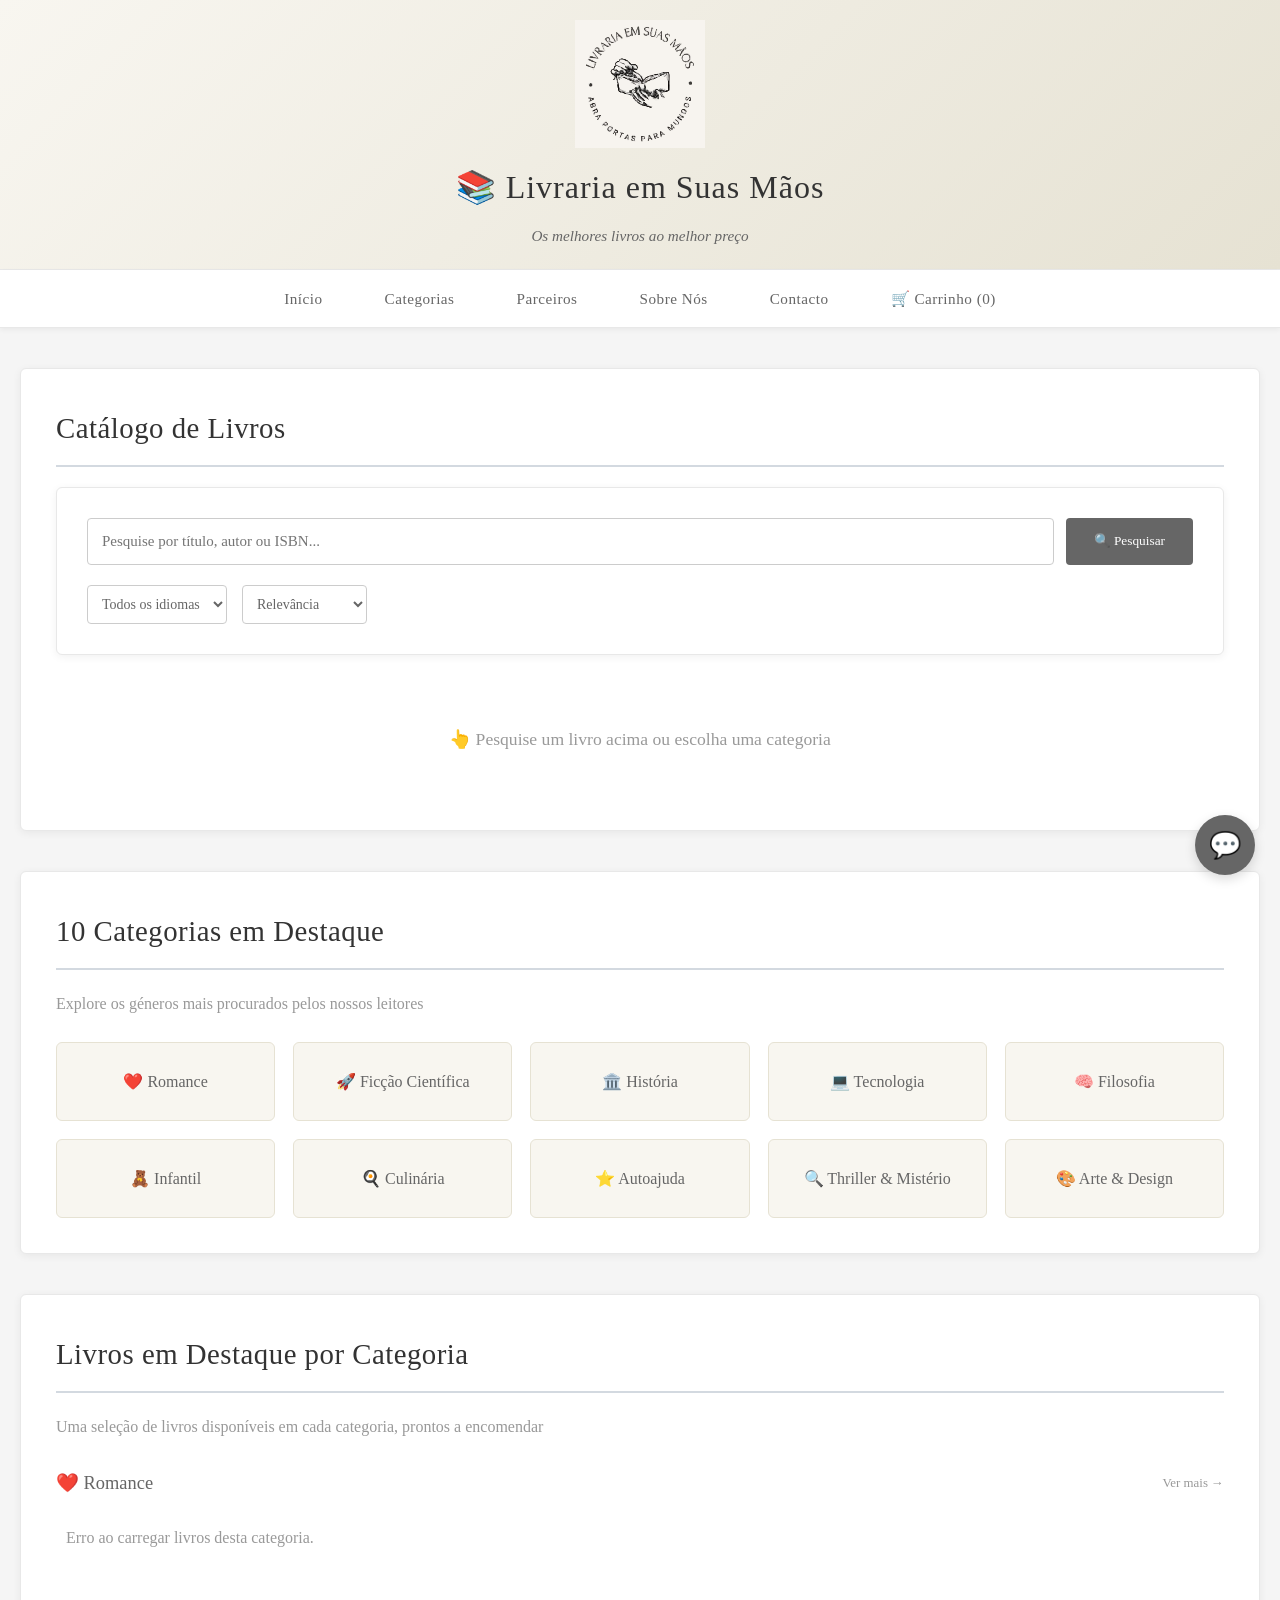
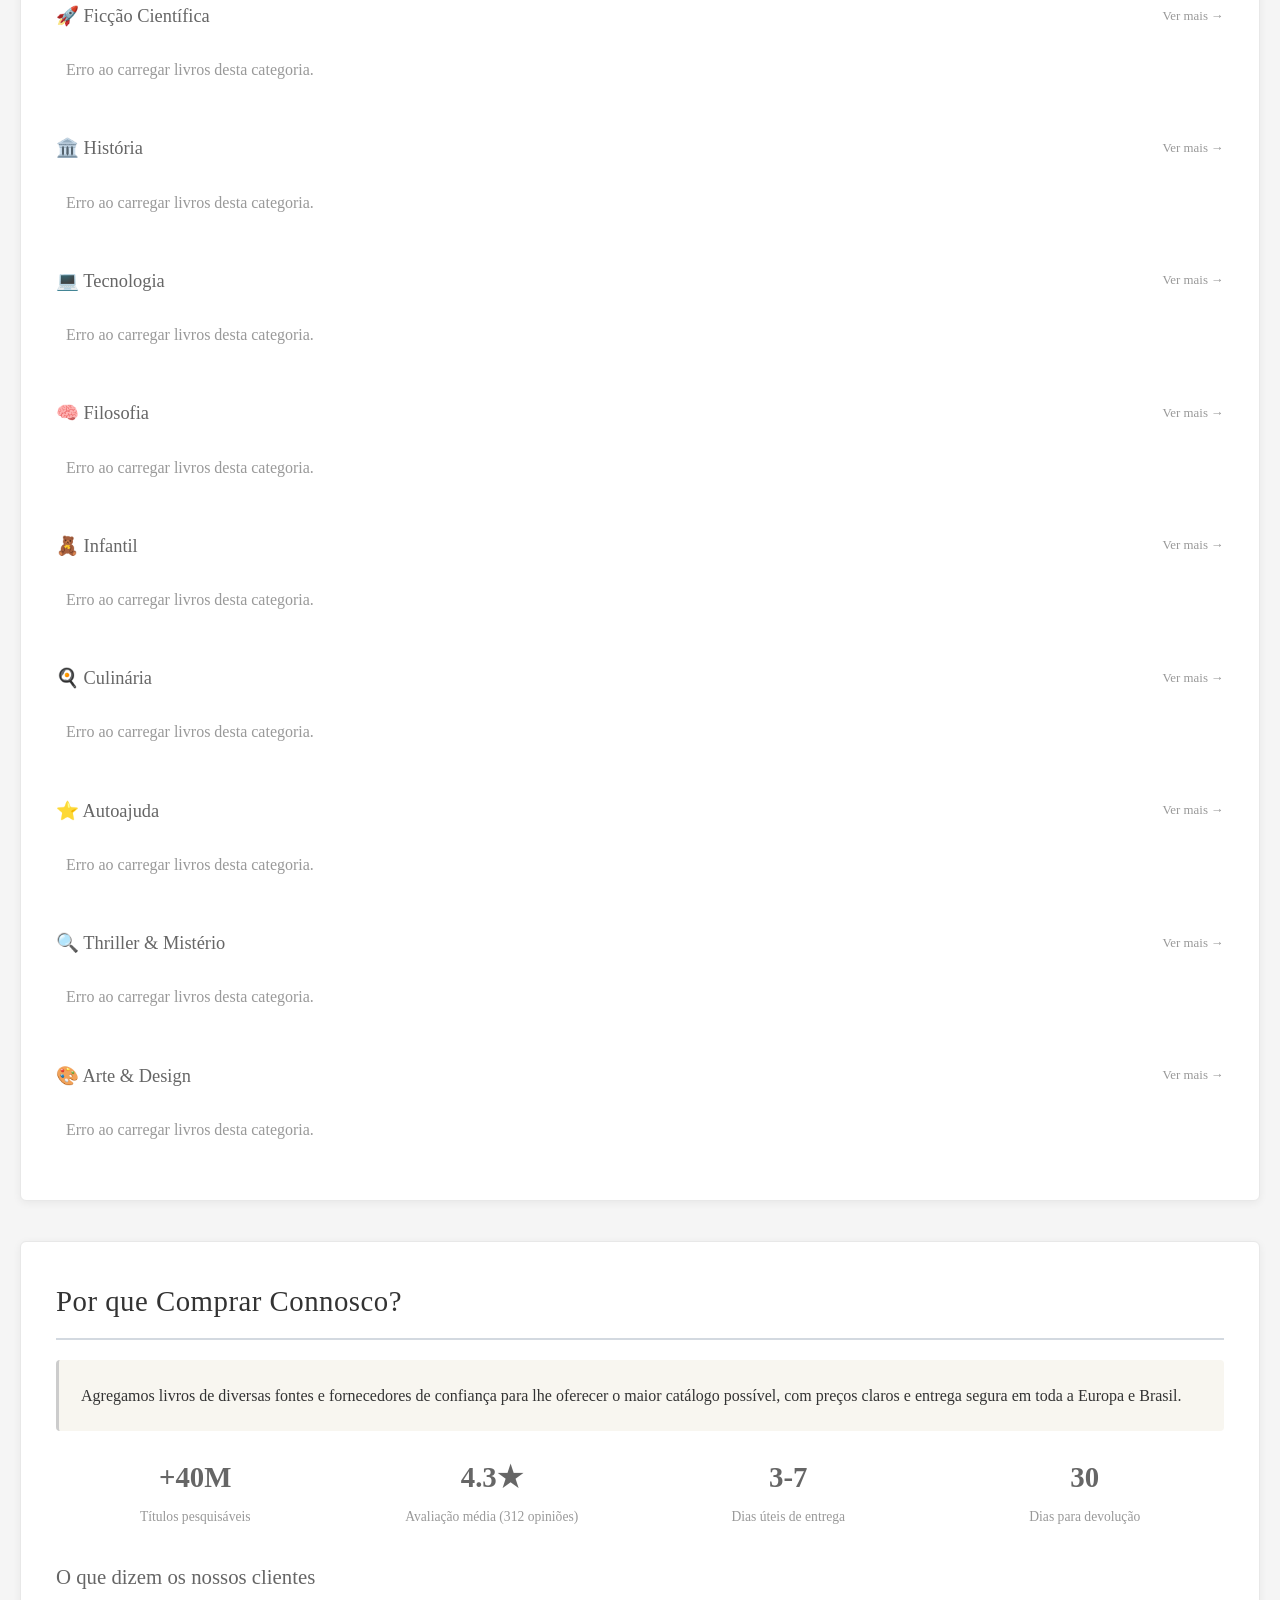
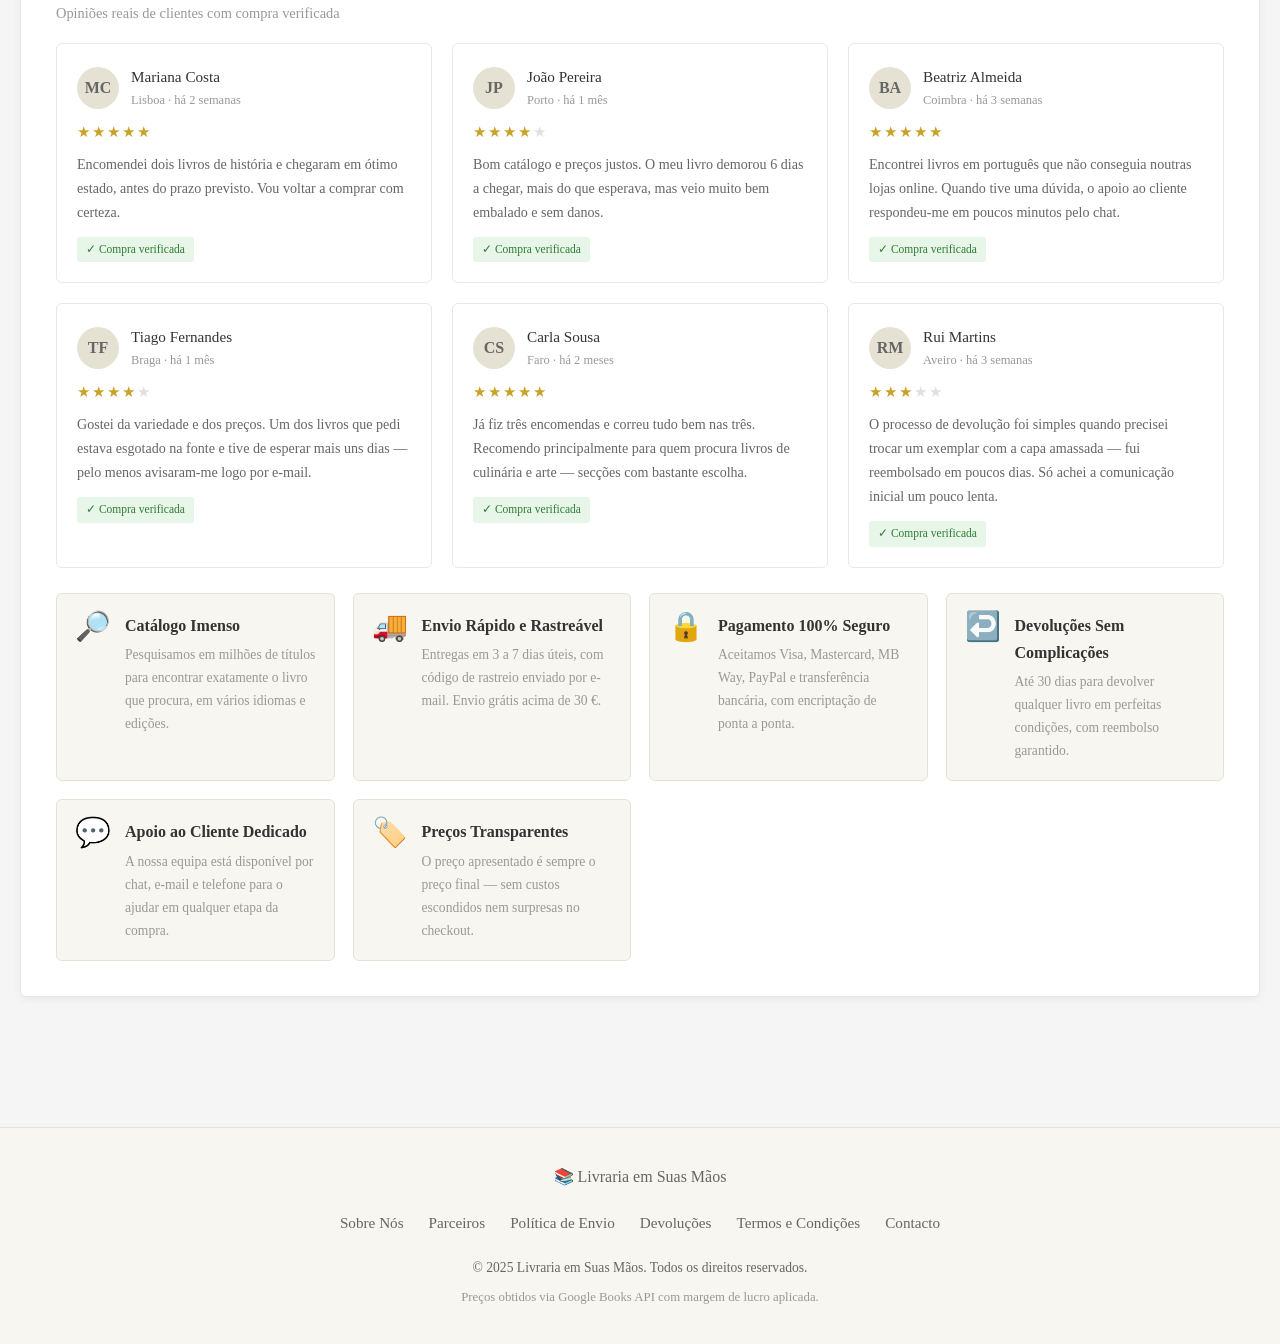
<file: index.html>
<!DOCTYPE html>
<html lang="pt">
<head>
  <meta charset="UTF-8">
  <meta name="viewport" content="width=device-width, initial-scale=1.0">
  <title>Livraria em Suas Mãos</title>
  <link rel="stylesheet" href="assets/css/styles.css">
</head>
<body>

  <header>
    <div class="logo-container">
      <img src="assets/images/logo-livraria.svg" alt="Logótipo Livraria em Suas Mãos" onerror="this.parentElement.style.display='none'">
    </div>
    <h1>📚 Livraria em Suas Mãos</h1>
    <p>Os melhores livros ao melhor preço</p>
  </header>

  <nav>
    <ul>
      <li><a href="index.html">Início</a></li>
      <li><a href="categorias.html">Categorias</a></li>
      <li><a href="parceiros.html">Parceiros</a></li>
      <li><a href="sobre.html">Sobre Nós</a></li>
      <li><a href="contacto.html">Contacto</a></li>
      <li><a href="carrinho.html">🛒 Carrinho (<span id="cartCount">0</span>)</a></li>
    </ul>
  </nav>

  <main>
    <!-- Search Section -->
    <section id="catalogo">
      <h2>Catálogo de Livros</h2>
      <div class="search-container">
        <div class="search-box">
          <input type="text" id="searchInput" placeholder="Pesquise por título, autor ou ISBN..." autocomplete="off">
          <button onclick="searchBooks()">🔍 Pesquisar</button>
        </div>
        <div class="filter-options">
          <select id="languageFilter">
            <option value="">Todos os idiomas</option>
            <option value="pt">Português</option>
            <option value="en">Inglês</option>
            <option value="es">Espanhol</option>
            <option value="fr">Francês</option>
          </select>
          <select id="sortFilter">
            <option value="relevance">Relevância</option>
            <option value="newest">Mais Recentes</option>
          </select>
        </div>
      </div>
      <div id="productsContainer">
        <div class="loading">👆 Pesquise um livro acima ou escolha uma categoria</div>
      </div>
    </section>

    <!-- Featured Categories -->
    <section>
      <h2>10 Categorias em Destaque</h2>
      <p style="color:#999;margin-bottom:20px;">Explore os géneros mais procurados pelos nossos leitores</p>
      <div class="categories-grid">
        <div class="card" onclick="searchByCategory('romance')">❤️ Romance</div>
        <div class="card" onclick="searchByCategory('ficção científica')">🚀 Ficção Científica</div>
        <div class="card" onclick="searchByCategory('história')">🏛️ História</div>
        <div class="card" onclick="searchByCategory('programação')">💻 Tecnologia</div>
        <div class="card" onclick="searchByCategory('filosofia')">🧠 Filosofia</div>
        <div class="card" onclick="searchByCategory('infantil')">🧸 Infantil</div>
        <div class="card" onclick="searchByCategory('culinária')">🍳 Culinária</div>
        <div class="card" onclick="searchByCategory('autoajuda')">⭐ Autoajuda</div>
        <div class="card" onclick="searchByCategory('thriller mistério')">🔍 Thriller & Mistério</div>
        <div class="card" onclick="searchByCategory('arte design')">🎨 Arte & Design</div>
      </div>
    </section>

    <!-- Category Showcase: livros pré-carregados de todas as categorias -->
    <section>
      <h2>Livros em Destaque por Categoria</h2>
      <p style="color:#999;margin-bottom:5px;">Uma seleção de livros disponíveis em cada categoria, prontos a encomendar</p>
      <div id="categoryShowcase"></div>
    </section>

    <!-- Info Section -->
    <section>
      <h2>Por que Comprar Connosco?</h2>
      <div class="highlight">
        <p>Agregamos livros de diversas fontes e fornecedores de confiança para lhe oferecer o maior catálogo possível, com preços claros e entrega segura em toda a Europa e Brasil.</p>
      </div>

      <div class="trust-stats">
        <div class="trust-stat"><strong>+40M</strong><span>Títulos pesquisáveis</span></div>
        <div class="trust-stat"><strong>4.3★</strong><span>Avaliação média (312 opiniões)</span></div>
        <div class="trust-stat"><strong>3-7</strong><span>Dias úteis de entrega</span></div>
        <div class="trust-stat"><strong>30</strong><span>Dias para devolução</span></div>
      </div>

      <h3 style="margin:30px 0 6px;color:#666;font-weight:500;">O que dizem os nossos clientes</h3>
      <p style="color:#999;font-size:0.9em;margin-bottom:18px;">Opiniões reais de clientes com compra verificada</p>
      <div class="testimonials-grid">
        <div class="testimonial-card">
          <div class="testimonial-header">
            <div class="testimonial-avatar">MC</div>
            <div>
              <div class="testimonial-name">Mariana Costa</div>
              <div class="testimonial-meta">Lisboa · há 2 semanas</div>
            </div>
          </div>
          <div class="testimonial-stars" aria-label="5 de 5 estrelas">★★★★★</div>
          <p class="testimonial-text">Encomendei dois livros de história e chegaram em ótimo estado, antes do prazo previsto. Vou voltar a comprar com certeza.</p>
          <span class="verified-badge">✓ Compra verificada</span>
        </div>
        <div class="testimonial-card">
          <div class="testimonial-header">
            <div class="testimonial-avatar">JP</div>
            <div>
              <div class="testimonial-name">João Pereira</div>
              <div class="testimonial-meta">Porto · há 1 mês</div>
            </div>
          </div>
          <div class="testimonial-stars" aria-label="4 de 5 estrelas">★★★★<span style="color:#E0E0E0;">★</span></div>
          <p class="testimonial-text">Bom catálogo e preços justos. O meu livro demorou 6 dias a chegar, mais do que esperava, mas veio muito bem embalado e sem danos.</p>
          <span class="verified-badge">✓ Compra verificada</span>
        </div>
        <div class="testimonial-card">
          <div class="testimonial-header">
            <div class="testimonial-avatar">BA</div>
            <div>
              <div class="testimonial-name">Beatriz Almeida</div>
              <div class="testimonial-meta">Coimbra · há 3 semanas</div>
            </div>
          </div>
          <div class="testimonial-stars" aria-label="5 de 5 estrelas">★★★★★</div>
          <p class="testimonial-text">Encontrei livros em português que não conseguia noutras lojas online. Quando tive uma dúvida, o apoio ao cliente respondeu-me em poucos minutos pelo chat.</p>
          <span class="verified-badge">✓ Compra verificada</span>
        </div>
        <div class="testimonial-card">
          <div class="testimonial-header">
            <div class="testimonial-avatar">TF</div>
            <div>
              <div class="testimonial-name">Tiago Fernandes</div>
              <div class="testimonial-meta">Braga · há 1 mês</div>
            </div>
          </div>
          <div class="testimonial-stars" aria-label="4 de 5 estrelas">★★★★<span style="color:#E0E0E0;">★</span></div>
          <p class="testimonial-text">Gostei da variedade e dos preços. Um dos livros que pedi estava esgotado na fonte e tive de esperar mais uns dias — pelo menos avisaram-me logo por e-mail.</p>
          <span class="verified-badge">✓ Compra verificada</span>
        </div>
        <div class="testimonial-card">
          <div class="testimonial-header">
            <div class="testimonial-avatar">CS</div>
            <div>
              <div class="testimonial-name">Carla Sousa</div>
              <div class="testimonial-meta">Faro · há 2 meses</div>
            </div>
          </div>
          <div class="testimonial-stars" aria-label="5 de 5 estrelas">★★★★★</div>
          <p class="testimonial-text">Já fiz três encomendas e correu tudo bem nas três. Recomendo principalmente para quem procura livros de culinária e arte — secções com bastante escolha.</p>
          <span class="verified-badge">✓ Compra verificada</span>
        </div>
        <div class="testimonial-card">
          <div class="testimonial-header">
            <div class="testimonial-avatar">RM</div>
            <div>
              <div class="testimonial-name">Rui Martins</div>
              <div class="testimonial-meta">Aveiro · há 3 semanas</div>
            </div>
          </div>
          <div class="testimonial-stars" aria-label="3 de 5 estrelas">★★★<span style="color:#E0E0E0;">★★</span></div>
          <p class="testimonial-text">O processo de devolução foi simples quando precisei trocar um exemplar com a capa amassada — fui reembolsado em poucos dias. Só achei a comunicação inicial um pouco lenta.</p>
          <span class="verified-badge">✓ Compra verificada</span>
        </div>
      </div>

      <div class="categories-grid" style="grid-template-columns:repeat(auto-fit,minmax(260px,1fr));">
        <div class="benefit-card">
          <span class="benefit-icon">🔎</span>
          <div>
            <strong>Catálogo Imenso</strong>
            <p>Pesquisamos em milhões de títulos para encontrar exatamente o livro que procura, em vários idiomas e edições.</p>
          </div>
        </div>
        <div class="benefit-card">
          <span class="benefit-icon">🚚</span>
          <div>
            <strong>Envio Rápido e Rastreável</strong>
            <p>Entregas em 3 a 7 dias úteis, com código de rastreio enviado por e-mail. Envio grátis acima de 30 €.</p>
          </div>
        </div>
        <div class="benefit-card">
          <span class="benefit-icon">🔒</span>
          <div>
            <strong>Pagamento 100% Seguro</strong>
            <p>Aceitamos Visa, Mastercard, MB Way, PayPal e transferência bancária, com encriptação de ponta a ponta.</p>
          </div>
        </div>
        <div class="benefit-card">
          <span class="benefit-icon">↩️</span>
          <div>
            <strong>Devoluções Sem Complicações</strong>
            <p>Até 30 dias para devolver qualquer livro em perfeitas condições, com reembolso garantido.</p>
          </div>
        </div>
        <div class="benefit-card">
          <span class="benefit-icon">💬</span>
          <div>
            <strong>Apoio ao Cliente Dedicado</strong>
            <p>A nossa equipa está disponível por chat, e-mail e telefone para o ajudar em qualquer etapa da compra.</p>
          </div>
        </div>
        <div class="benefit-card">
          <span class="benefit-icon">🏷️</span>
          <div>
            <strong>Preços Transparentes</strong>
            <p>O preço apresentado é sempre o preço final — sem custos escondidos nem surpresas no checkout.</p>
          </div>
        </div>
      </div>
    </section>
  </main>

  <footer>
    <div class="footer-content">
      <p>📚 Livraria em Suas Mãos</p>
      <div class="footer-links">
        <a href="sobre.html">Sobre Nós</a>
        <a href="parceiros.html">Parceiros</a>
        <a href="envio.html">Política de Envio</a>
        <a href="devolucoes.html">Devoluções</a>
        <a href="termos.html">Termos e Condições</a>
        <a href="contacto.html">Contacto</a>
      </div>
      <p style="margin-top:15px;font-size:0.85em;">© 2025 Livraria em Suas Mãos. Todos os direitos reservados.</p>
      <p style="font-size:0.8em;color:#999;margin-top:8px;">Preços obtidos via Google Books API com margem de lucro aplicada.</p>
    </div>
  </footer>

  <!-- Chat Widget -->
  <div class="chat-widget">
    <div class="chat-box" id="chatBox">
      <div class="chat-header">
        💬 Apoio ao Cliente
        <button class="chat-close" onclick="toggleChat()">×</button>
      </div>
      <div class="chat-body">
        <div class="chat-greeting">
          <strong>Olá! 👋 Em que podemos ajudar?</strong>
          Escolha uma das opções abaixo para resposta imediata, ou fale com a nossa equipa.
        </div>
        <div class="chat-options">
          <div class="chat-option" onclick="selectOption('pedido')">
            📦 Consultar Pedido
            <span class="chat-option-desc">Estado e rastreio da encomenda</span>
          </div>
          <div class="chat-option" onclick="selectOption('cancelamento')">
            ❌ Cancelar Encomenda
            <span class="chat-option-desc">Antes ou depois do envio</span>
          </div>
          <div class="chat-option" onclick="selectOption('pagamento')">
            💳 Formas de Pagamento
            <span class="chat-option-desc">Cartão, MB Way, PayPal e mais</span>
          </div>
          <div class="chat-option" onclick="selectOption('envio')">
            🚚 Envio e Entregas
            <span class="chat-option-desc">Prazos, custos e regiões</span>
          </div>
          <div class="chat-option" onclick="selectOption('devolucao')">
            ↩️ Devoluções e Trocas
            <span class="chat-option-desc">Como devolver um livro</span>
          </div>
          <div class="chat-option" onclick="selectOption('humano')">
            🙋 Falar com a Equipa
            <span class="chat-option-desc">Contacto humano e horários</span>
          </div>
        </div>
        <div class="chat-footer-note">⏱️ Tempo médio de resposta: poucos minutos</div>
      </div>
    </div>
    <button class="chat-button" onclick="toggleChat()">💬</button>
  </div>

  <script src="assets/js/main.js"></script>
</body>
</html>
</file>
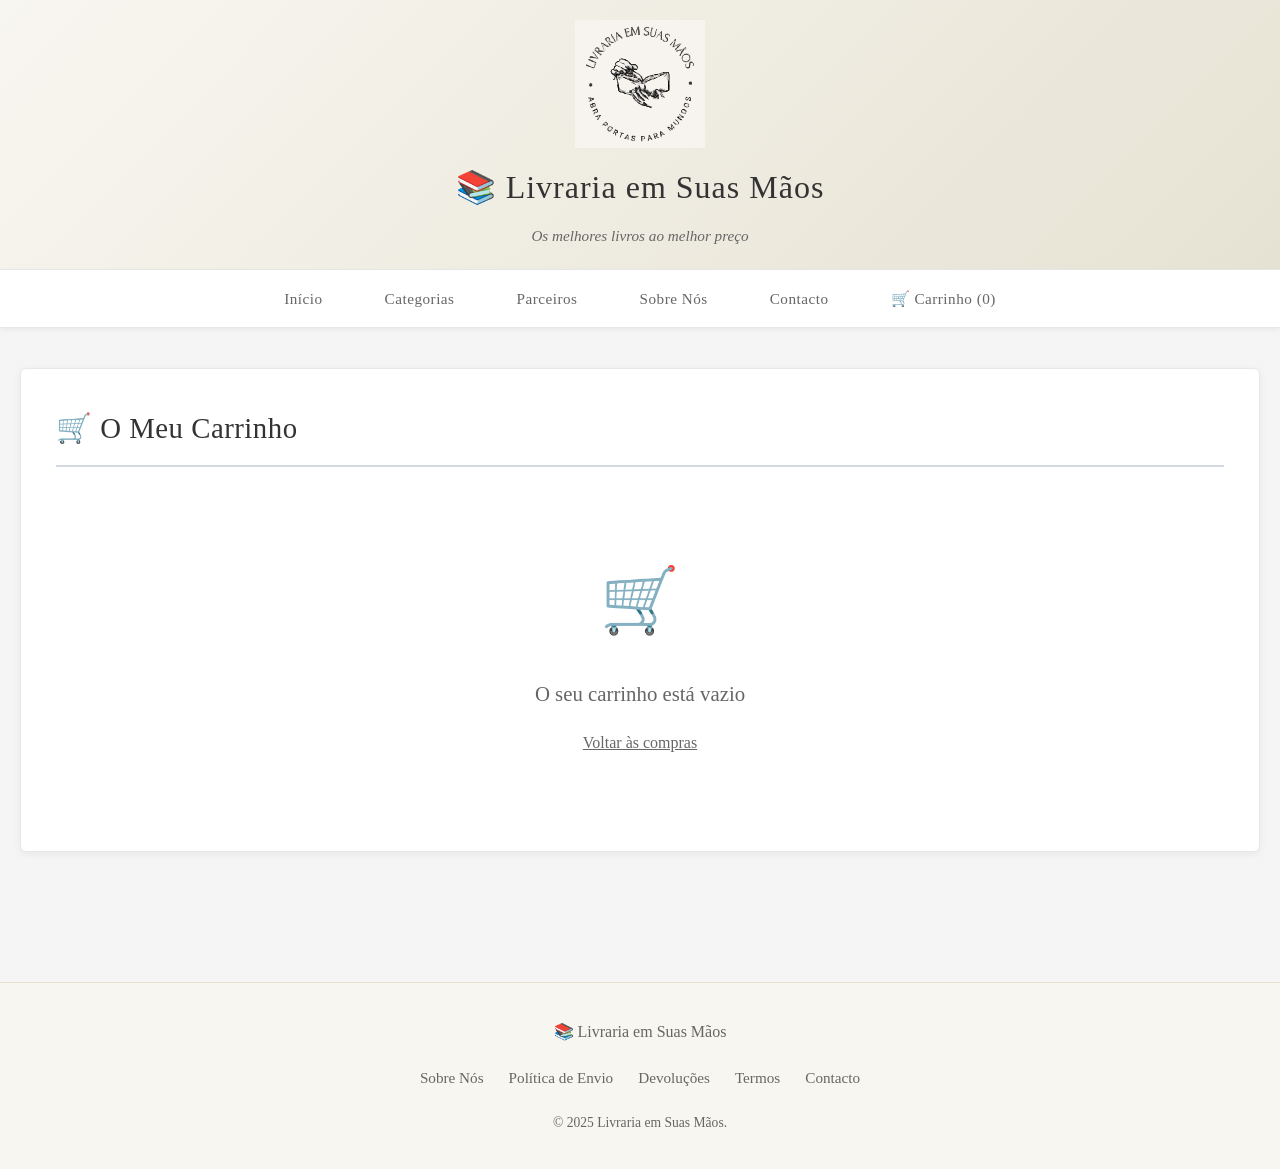
<file: carrinho.html>
<!DOCTYPE html>
<html lang="pt">
<head>
  <meta charset="UTF-8">
  <meta name="viewport" content="width=device-width, initial-scale=1.0">
  <title>Carrinho - Livraria em Suas Mãos</title>
  <link rel="stylesheet" href="assets/css/styles.css">
  <style>
    .cart-table { width: 100%; border-collapse: collapse; margin-top: 20px; }
    .cart-table th, .cart-table td { padding: 14px; text-align: left; border-bottom: 1px solid #E8E8E8; }
    .cart-table th { background: #F8F6F0; color: #666; font-weight: 500; }
    .cart-table img { width: 60px; height: 80px; object-fit: cover; border-radius: 4px; }
    .qty-btn { background: #E8E8E8; border: none; width: 28px; height: 28px; border-radius: 4px; cursor: pointer; font-size: 16px; }
    .qty-input { width: 45px; text-align: center; border: 1px solid #CCC; border-radius: 4px; padding: 4px; }
    .remove-btn { background: none; border: none; color: #CC0000; cursor: pointer; font-size: 1.2em; }
    .cart-summary { background: #F8F6F0; padding: 25px; border-radius: 6px; border: 1px solid #E6E2D3; }
    .summary-row { display: flex; justify-content: space-between; padding: 10px 0; border-bottom: 1px solid #E6E2D3; }
    .summary-total { display: flex; justify-content: space-between; padding: 15px 0; font-size: 1.3em; font-weight: 600; }
    .empty-cart { text-align: center; padding: 60px; color: #999; }
    .empty-cart a { color: #666; }
  </style>
</head>
<body>

  <header>
    <div class="logo-container">
      <img src="assets/images/logo-livraria.svg" alt="Logótipo Livraria em Suas Mãos" onerror="this.parentElement.style.display='none'">
    </div>
    <h1>📚 Livraria em Suas Mãos</h1>
    <p>Os melhores livros ao melhor preço</p>
  </header>

  <nav>
    <ul>
      <li><a href="index.html">Início</a></li>
      <li><a href="categorias.html">Categorias</a></li>
      <li><a href="parceiros.html">Parceiros</a></li>
      <li><a href="sobre.html">Sobre Nós</a></li>
      <li><a href="contacto.html">Contacto</a></li>
      <li><a href="carrinho.html">🛒 Carrinho (<span id="cartCount">0</span>)</a></li>
    </ul>
  </nav>

  <main>
    <section>
      <h2>🛒 O Meu Carrinho</h2>
      <div id="cartContent"></div>
    </section>
  </main>

  <footer>
    <div class="footer-content">
      <p>📚 Livraria em Suas Mãos</p>
      <div class="footer-links">
        <a href="sobre.html">Sobre Nós</a>
        <a href="envio.html">Política de Envio</a>
        <a href="devolucoes.html">Devoluções</a>
        <a href="termos.html">Termos</a>
        <a href="contacto.html">Contacto</a>
      </div>
      <p style="margin-top:15px;font-size:0.85em;">© 2025 Livraria em Suas Mãos.</p>
    </div>
  </footer>

  <script src="assets/js/main.js"></script>
  <script>
    function renderCart() {
      const cart = getCart();
      const container = document.getElementById('cartContent');

      if (cart.length === 0) {
        container.innerHTML = `
          <div class="empty-cart">
            <div style="font-size:4em;margin-bottom:20px;">🛒</div>
            <h3>O seu carrinho está vazio</h3>
            <p style="margin-top:12px;"><a href="index.html">Voltar às compras</a></p>
          </div>`;
        return;
      }

      let subtotal = 0;
      const rows = cart.map((item, idx) => {
        const total = item.price * item.qty;
        subtotal += total;
        return `
          <tr>
            <td><img src="${item.image}" alt="${item.title}" onerror="this.src='https://placehold.co/60x80?text=Livro'"></td>
            <td>
              <strong>${item.title}</strong><br>
              <small style="color:#999;">${item.author}</small>
            </td>
            <td>${item.price.toFixed(2)} €</td>
            <td>
              <button class="qty-btn" onclick="changeQty(${idx}, -1)">−</button>
              <input class="qty-input" type="number" value="${item.qty}" min="1" onchange="setQty(${idx}, this.value)">
              <button class="qty-btn" onclick="changeQty(${idx}, 1)">+</button>
            </td>
            <td>${total.toFixed(2)} €</td>
            <td><button class="remove-btn" onclick="removeItem(${idx})" title="Remover">🗑️</button></td>
          </tr>`;
      }).join('');

      const shipping = subtotal >= 30 ? 0 : 3.99;
      const total = subtotal + shipping;

      container.innerHTML = `
        <table class="cart-table">
          <thead>
            <tr>
              <th></th>
              <th>Livro</th>
              <th>Preço Unit.</th>
              <th>Quantidade</th>
              <th>Total</th>
              <th></th>
            </tr>
          </thead>
          <tbody>${rows}</tbody>
        </table>

        <div style="display:grid;grid-template-columns:1fr 350px;gap:30px;margin-top:30px;flex-wrap:wrap;">
          <div>
            <button onclick="clearCart()" style="padding:12px 20px;background:#CC0000;color:white;border:none;border-radius:4px;cursor:pointer;">
              🗑️ Limpar Carrinho
            </button>
            <a href="index.html" style="display:inline-block;margin-left:15px;padding:12px 20px;background:#666;color:white;text-decoration:none;border-radius:4px;">
              ← Continuar a Comprar
            </a>
          </div>
          <div class="cart-summary">
            <div class="summary-row"><span>Subtotal:</span><span>${subtotal.toFixed(2)} €</span></div>
            <div class="summary-row">
              <span>Envio:</span>
              <span>${shipping === 0 ? '<span style="color:green">Grátis</span>' : shipping.toFixed(2) + ' €'}</span>
            </div>
            ${subtotal < 30 ? `<div style="font-size:0.85em;color:#999;margin:8px 0;">Faltam ${(30 - subtotal).toFixed(2)} € para envio grátis</div>` : ''}
            <div class="summary-total"><span>Total:</span><span>${total.toFixed(2)} €</span></div>
            <a href="checkout.html" style="display:block;padding:15px;background:#666;color:white;text-decoration:none;border-radius:4px;text-align:center;margin-top:15px;font-size:1.05em;">
              Finalizar Compra →
            </a>
          </div>
        </div>`;
    }

    function changeQty(idx, delta) {
      const cart = getCart();
      cart[idx].qty = Math.max(1, cart[idx].qty + delta);
      saveCart(cart);
      renderCart();
      updateCartCount();
    }

    function setQty(idx, val) {
      const cart = getCart();
      cart[idx].qty = Math.max(1, parseInt(val) || 1);
      saveCart(cart);
      renderCart();
      updateCartCount();
    }

    function removeItem(idx) {
      const cart = getCart();
      cart.splice(idx, 1);
      saveCart(cart);
      renderCart();
      updateCartCount();
    }

    function clearCart() {
      if (confirm('Tem a certeza que quer limpar o carrinho?')) {
        saveCart([]);
        renderCart();
        updateCartCount();
      }
    }

    renderCart();
    updateCartCount();
  </script>
</body>
</html>
</file>
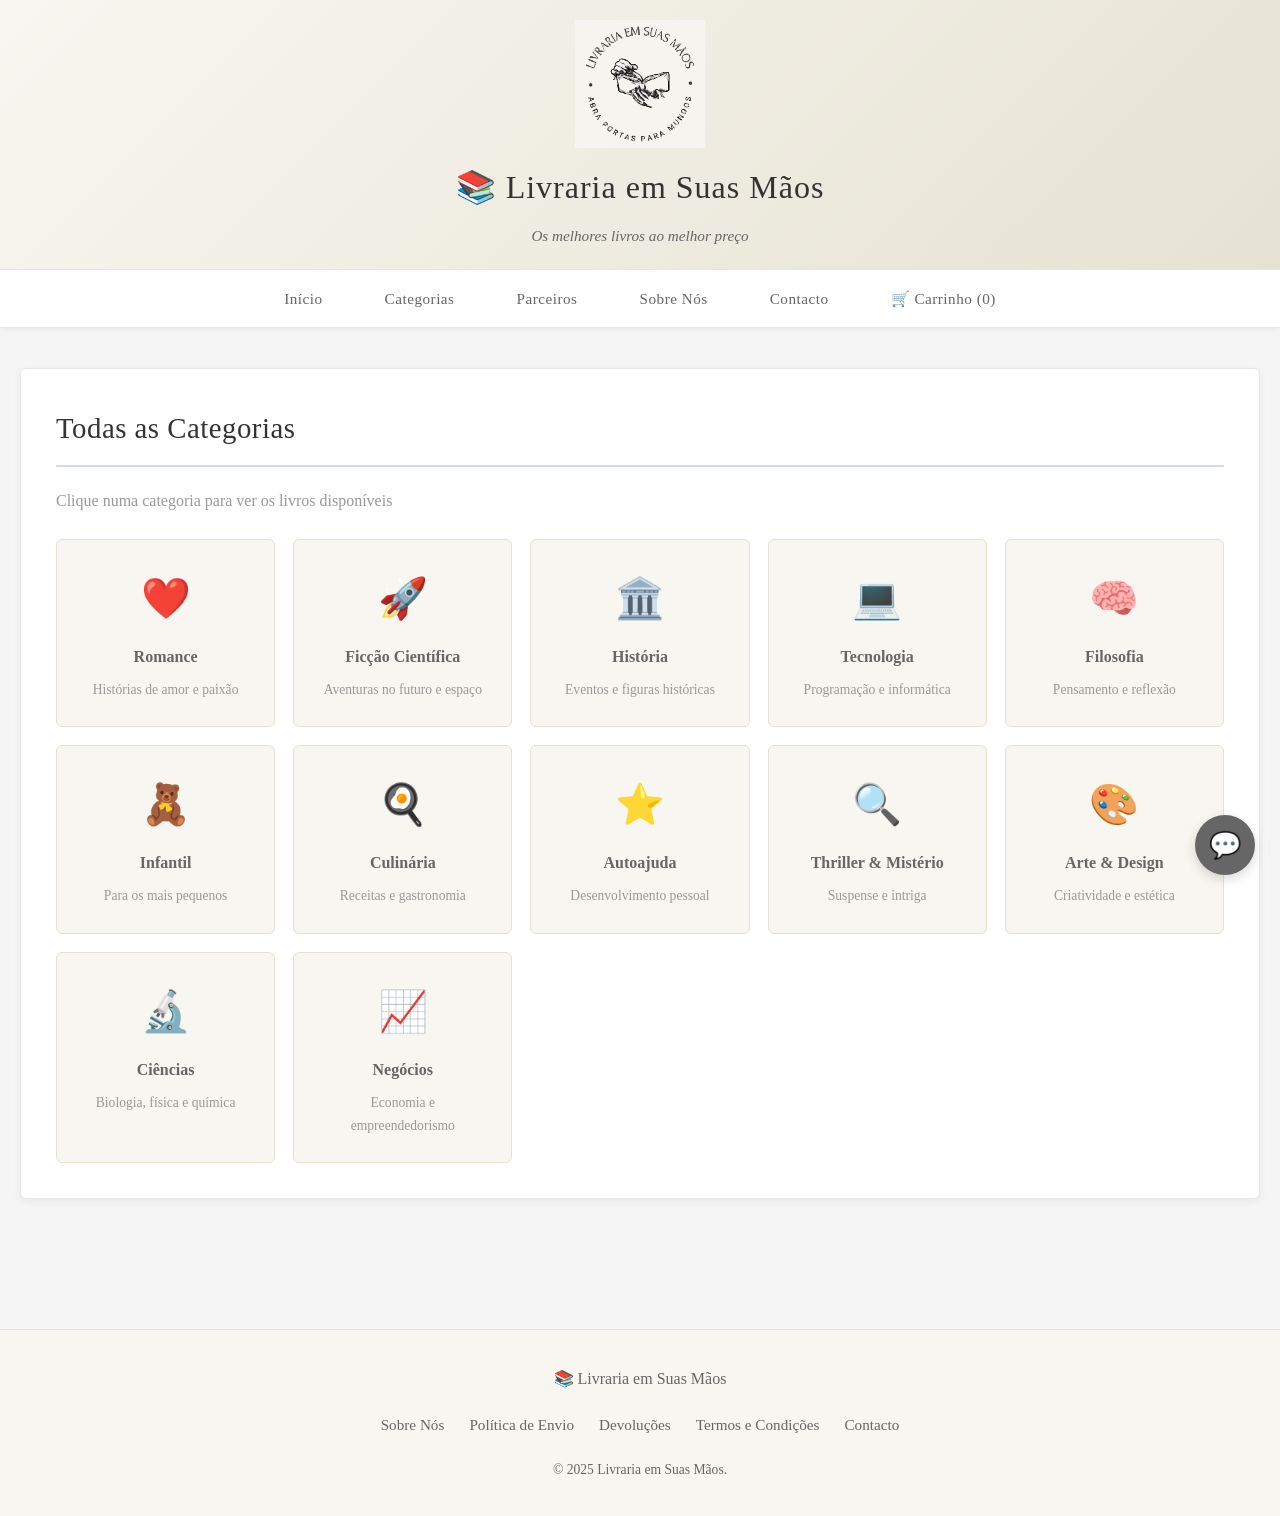
<file: categorias.html>
<!DOCTYPE html>
<html lang="pt">
<head>
  <meta charset="UTF-8">
  <meta name="viewport" content="width=device-width, initial-scale=1.0">
  <title>Categorias - Livraria em Suas Mãos</title>
  <link rel="stylesheet" href="assets/css/styles.css">
</head>
<body>

  <header>
    <div class="logo-container">
      <img src="assets/images/logo-livraria.svg" alt="Logótipo Livraria em Suas Mãos" onerror="this.parentElement.style.display='none'">
    </div>
    <h1>📚 Livraria em Suas Mãos</h1>
    <p>Os melhores livros ao melhor preço</p>
  </header>

  <nav>
    <ul>
      <li><a href="index.html">Início</a></li>
      <li><a href="categorias.html">Categorias</a></li>
      <li><a href="parceiros.html">Parceiros</a></li>
      <li><a href="sobre.html">Sobre Nós</a></li>
      <li><a href="contacto.html">Contacto</a></li>
      <li><a href="carrinho.html">🛒 Carrinho (<span id="cartCount">0</span>)</a></li>
    </ul>
  </nav>

  <main>
    <section>
      <h2>Todas as Categorias</h2>
      <p style="color:#999;margin-bottom:25px;">Clique numa categoria para ver os livros disponíveis</p>

      <div class="categories-grid" id="categoryGrid">
        <div class="card" onclick="goToCategory('romance')">
          <div style="font-size:2.5em;margin-bottom:10px;">❤️</div>
          <strong>Romance</strong>
          <p style="font-size:0.85em;color:#999;margin-top:8px;">Histórias de amor e paixão</p>
        </div>
        <div class="card" onclick="goToCategory('ficção científica')">
          <div style="font-size:2.5em;margin-bottom:10px;">🚀</div>
          <strong>Ficção Científica</strong>
          <p style="font-size:0.85em;color:#999;margin-top:8px;">Aventuras no futuro e espaço</p>
        </div>
        <div class="card" onclick="goToCategory('história')">
          <div style="font-size:2.5em;margin-bottom:10px;">🏛️</div>
          <strong>História</strong>
          <p style="font-size:0.85em;color:#999;margin-top:8px;">Eventos e figuras históricas</p>
        </div>
        <div class="card" onclick="goToCategory('programação')">
          <div style="font-size:2.5em;margin-bottom:10px;">💻</div>
          <strong>Tecnologia</strong>
          <p style="font-size:0.85em;color:#999;margin-top:8px;">Programação e informática</p>
        </div>
        <div class="card" onclick="goToCategory('filosofia')">
          <div style="font-size:2.5em;margin-bottom:10px;">🧠</div>
          <strong>Filosofia</strong>
          <p style="font-size:0.85em;color:#999;margin-top:8px;">Pensamento e reflexão</p>
        </div>
        <div class="card" onclick="goToCategory('infantil')">
          <div style="font-size:2.5em;margin-bottom:10px;">🧸</div>
          <strong>Infantil</strong>
          <p style="font-size:0.85em;color:#999;margin-top:8px;">Para os mais pequenos</p>
        </div>
        <div class="card" onclick="goToCategory('culinária')">
          <div style="font-size:2.5em;margin-bottom:10px;">🍳</div>
          <strong>Culinária</strong>
          <p style="font-size:0.85em;color:#999;margin-top:8px;">Receitas e gastronomia</p>
        </div>
        <div class="card" onclick="goToCategory('autoajuda')">
          <div style="font-size:2.5em;margin-bottom:10px;">⭐</div>
          <strong>Autoajuda</strong>
          <p style="font-size:0.85em;color:#999;margin-top:8px;">Desenvolvimento pessoal</p>
        </div>
        <div class="card" onclick="goToCategory('thriller')">
          <div style="font-size:2.5em;margin-bottom:10px;">🔍</div>
          <strong>Thriller & Mistério</strong>
          <p style="font-size:0.85em;color:#999;margin-top:8px;">Suspense e intriga</p>
        </div>
        <div class="card" onclick="goToCategory('arte')">
          <div style="font-size:2.5em;margin-bottom:10px;">🎨</div>
          <strong>Arte & Design</strong>
          <p style="font-size:0.85em;color:#999;margin-top:8px;">Criatividade e estética</p>
        </div>
        <div class="card" onclick="goToCategory('biologia ciência')">
          <div style="font-size:2.5em;margin-bottom:10px;">🔬</div>
          <strong>Ciências</strong>
          <p style="font-size:0.85em;color:#999;margin-top:8px;">Biologia, física e química</p>
        </div>
        <div class="card" onclick="goToCategory('negócios economia')">
          <div style="font-size:2.5em;margin-bottom:10px;">📈</div>
          <strong>Negócios</strong>
          <p style="font-size:0.85em;color:#999;margin-top:8px;">Economia e empreendedorismo</p>
        </div>
      </div>
    </section>

    <!-- Resultados da categoria -->
    <section id="categoryResults" style="display:none;">
      <h2 id="categoryTitle">Resultados</h2>
      <div id="productsContainer">
        <div class="loading">A carregar livros...</div>
      </div>
    </section>
  </main>

  <footer>
    <div class="footer-content">
      <p>📚 Livraria em Suas Mãos</p>
      <div class="footer-links">
        <a href="sobre.html">Sobre Nós</a>
        <a href="envio.html">Política de Envio</a>
        <a href="devolucoes.html">Devoluções</a>
        <a href="termos.html">Termos e Condições</a>
        <a href="contacto.html">Contacto</a>
      </div>
      <p style="margin-top:15px;font-size:0.85em;">© 2025 Livraria em Suas Mãos.</p>
    </div>
  </footer>

  <div class="chat-widget">
    <div class="chat-box" id="chatBox">
      <div class="chat-header">
        💬 Apoio ao Cliente
        <button class="chat-close" onclick="toggleChat()">×</button>
      </div>
      <div class="chat-body">
        <div class="chat-greeting">
          <strong>Olá! 👋 Em que podemos ajudar?</strong>
          Escolha uma opção para resposta imediata.
        </div>
        <div class="chat-options">
          <div class="chat-option" onclick="selectOption('pedido')">
            📦 Consultar Pedido
            <span class="chat-option-desc">Estado e rastreio da encomenda</span>
          </div>
          <div class="chat-option" onclick="selectOption('pagamento')">
            💳 Formas de Pagamento
            <span class="chat-option-desc">Cartão, MB Way, PayPal e mais</span>
          </div>
          <div class="chat-option" onclick="selectOption('envio')">
            🚚 Envio e Entregas
            <span class="chat-option-desc">Prazos, custos e regiões</span>
          </div>
          <div class="chat-option" onclick="selectOption('devolucao')">
            ↩️ Devoluções e Trocas
            <span class="chat-option-desc">Como devolver um livro</span>
          </div>
          <div class="chat-option" onclick="selectOption('humano')">
            🙋 Falar com a Equipa
            <span class="chat-option-desc">Contacto humano e horários</span>
          </div>
        </div>
        <div class="chat-footer-note">⏱️ Tempo médio de resposta: poucos minutos</div>
      </div>
    </div>
    <button class="chat-button" onclick="toggleChat()">💬</button>
  </div>

  <script src="assets/js/main.js"></script>
  <script>
    function goToCategory(category) {
      document.getElementById('categoryResults').style.display = 'block';
      document.getElementById('categoryTitle').textContent = 'Categoria: ' + category.charAt(0).toUpperCase() + category.slice(1);
      document.getElementById('categoryResults').scrollIntoView({ behavior: 'smooth' });

      const fakeInput = document.createElement('input');
      fakeInput.id = 'searchInput';
      fakeInput.value = category;
      fakeInput.style.display = 'none';
      document.body.appendChild(fakeInput);
      searchBooks();
      document.body.removeChild(fakeInput);
    }

    // Check URL param
    const urlParams = new URLSearchParams(window.location.search);
    const cat = urlParams.get('cat');
    if (cat) goToCategory(cat);
  </script>
</body>
</html>
</file>
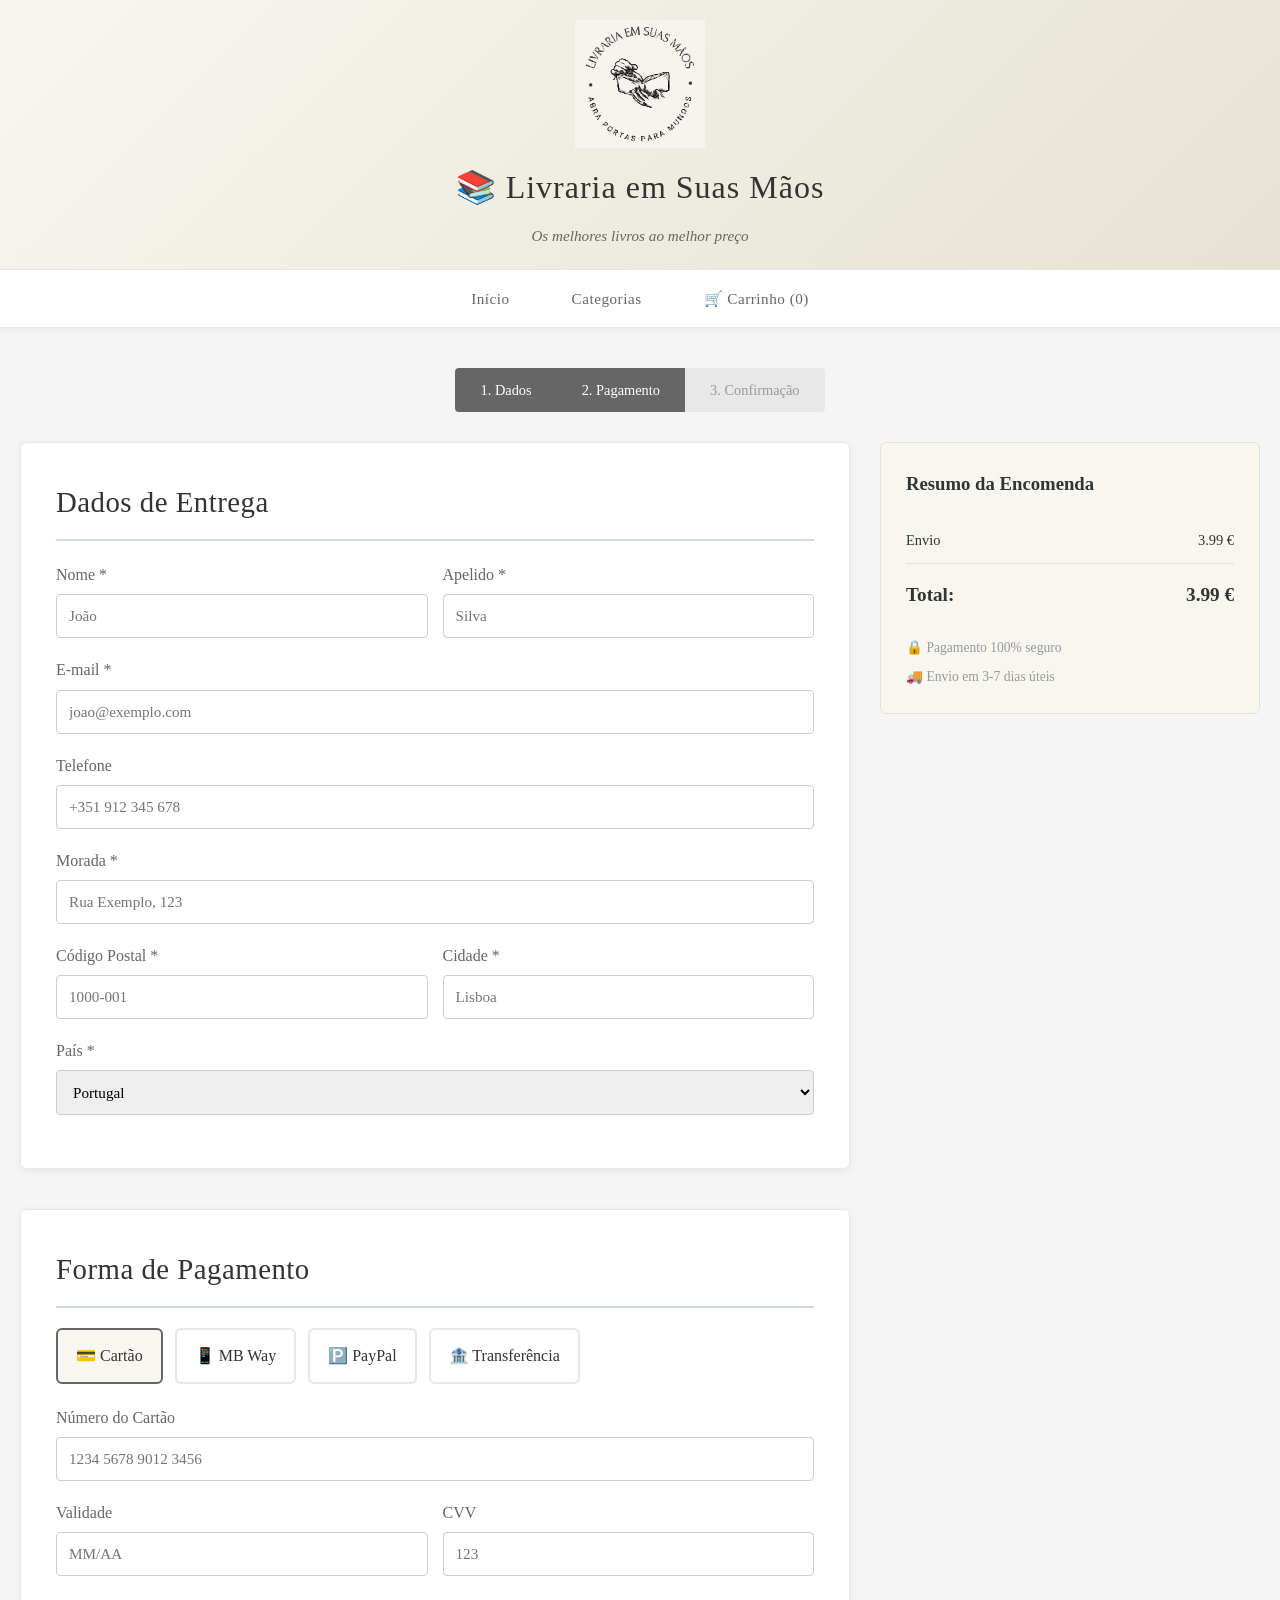
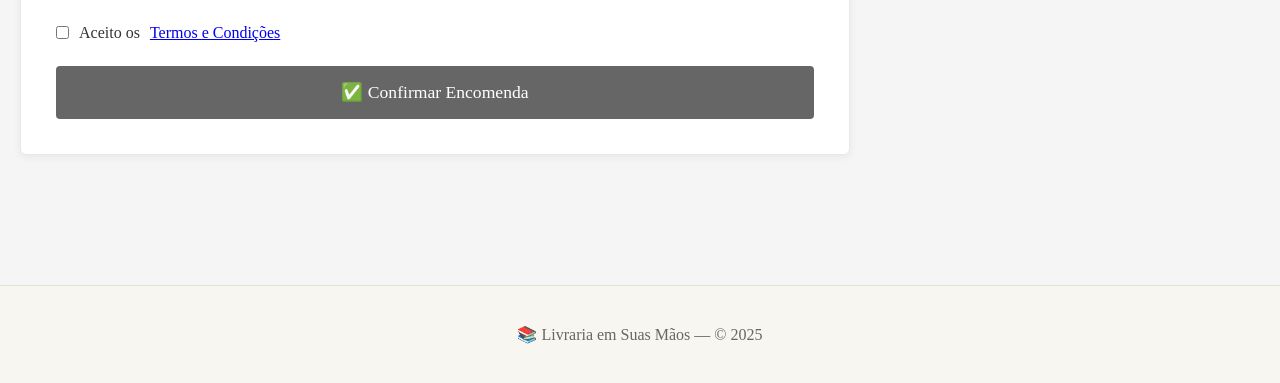
<file: checkout.html>
<!DOCTYPE html>
<html lang="pt">
<head>
  <meta charset="UTF-8">
  <meta name="viewport" content="width=device-width, initial-scale=1.0">
  <title>Checkout - Livraria em Suas Mãos</title>
  <link rel="stylesheet" href="assets/css/styles.css">
  <style>
    .checkout-grid { display: grid; grid-template-columns: 1fr 380px; gap: 30px; }
    .form-group { margin-bottom: 18px; }
    .form-group label { display: block; margin-bottom: 6px; font-weight: 500; color: #666; }
    .form-group input, .form-group select { width: 100%; padding: 12px; border: 1px solid #CCC; border-radius: 4px; font-family: Georgia, serif; font-size: 0.95em; }
    .form-row { display: grid; grid-template-columns: 1fr 1fr; gap: 15px; }
    .payment-methods { display: flex; gap: 12px; flex-wrap: wrap; margin-top: 10px; }
    .pay-method { border: 2px solid #E8E8E8; border-radius: 6px; padding: 12px 18px; cursor: pointer; transition: all 0.2s; text-align: center; min-width: 90px; }
    .pay-method.selected { border-color: #666; background: #F8F6F0; }
    .order-summary { background: #F8F6F0; padding: 25px; border-radius: 6px; border: 1px solid #E6E2D3; position: sticky; top: 80px; }
    .order-item { display: flex; justify-content: space-between; padding: 10px 0; border-bottom: 1px solid #E6E2D3; font-size: 0.9em; }
    .order-total { display: flex; justify-content: space-between; padding: 15px 0; font-size: 1.2em; font-weight: 600; }
    .steps { display: flex; justify-content: center; gap: 0; margin-bottom: 30px; }
    .step { padding: 10px 25px; background: #E8E8E8; color: #999; font-size: 0.9em; }
    .step.active { background: #666; color: white; }
    .step:first-child { border-radius: 4px 0 0 4px; }
    .step:last-child { border-radius: 0 4px 4px 0; }
    @media(max-width:768px) { .checkout-grid { grid-template-columns: 1fr; } .form-row { grid-template-columns: 1fr; } }
  </style>
</head>
<body>

  <header>
    <div class="logo-container">
      <img src="assets/images/logo-livraria.svg" alt="Logótipo Livraria em Suas Mãos" onerror="this.parentElement.style.display='none'">
    </div>
    <h1>📚 Livraria em Suas Mãos</h1>
    <p>Os melhores livros ao melhor preço</p>
  </header>

  <nav>
    <ul>
      <li><a href="index.html">Início</a></li>
      <li><a href="categorias.html">Categorias</a></li>
      <li><a href="carrinho.html">🛒 Carrinho (<span id="cartCount">0</span>)</a></li>
    </ul>
  </nav>

  <main>
    <div class="steps">
      <div class="step active">1. Dados</div>
      <div class="step active">2. Pagamento</div>
      <div class="step">3. Confirmação</div>
    </div>

    <div class="checkout-grid">
      <!-- Formulário -->
      <div>
        <section>
          <h2>Dados de Entrega</h2>
          <div class="form-row">
            <div class="form-group">
              <label>Nome *</label>
              <input type="text" id="firstName" placeholder="João" required>
            </div>
            <div class="form-group">
              <label>Apelido *</label>
              <input type="text" id="lastName" placeholder="Silva" required>
            </div>
          </div>
          <div class="form-group">
            <label>E-mail *</label>
            <input type="email" id="email" placeholder="joao@exemplo.com" required>
          </div>
          <div class="form-group">
            <label>Telefone</label>
            <input type="tel" id="phone" placeholder="+351 912 345 678">
          </div>
          <div class="form-group">
            <label>Morada *</label>
            <input type="text" id="address" placeholder="Rua Exemplo, 123" required>
          </div>
          <div class="form-row">
            <div class="form-group">
              <label>Código Postal *</label>
              <input type="text" id="postalCode" placeholder="1000-001" required>
            </div>
            <div class="form-group">
              <label>Cidade *</label>
              <input type="text" id="city" placeholder="Lisboa" required>
            </div>
          </div>
          <div class="form-group">
            <label>País *</label>
            <select id="country">
              <option value="PT">Portugal</option>
              <option value="ES">Espanha</option>
              <option value="FR">França</option>
              <option value="DE">Alemanha</option>
              <option value="UK">Reino Unido</option>
              <option value="BR">Brasil</option>
            </select>
          </div>
        </section>

        <section>
          <h2>Forma de Pagamento</h2>
          <div class="payment-methods">
            <div class="pay-method selected" onclick="selectPayment(this, 'card')">💳 Cartão</div>
            <div class="pay-method" onclick="selectPayment(this, 'mbway')">📱 MB Way</div>
            <div class="pay-method" onclick="selectPayment(this, 'paypal')">🅿️ PayPal</div>
            <div class="pay-method" onclick="selectPayment(this, 'transfer')">🏦 Transferência</div>
          </div>

          <div id="cardFields" style="margin-top:20px;">
            <div class="form-group">
              <label>Número do Cartão</label>
              <input type="text" id="cardNumber" placeholder="1234 5678 9012 3456" maxlength="19">
            </div>
            <div class="form-row">
              <div class="form-group">
                <label>Validade</label>
                <input type="text" id="cardExpiry" placeholder="MM/AA" maxlength="5">
              </div>
              <div class="form-group">
                <label>CVV</label>
                <input type="text" id="cardCvv" placeholder="123" maxlength="3">
              </div>
            </div>
          </div>
          <div id="mbwayFields" style="display:none;margin-top:20px;">
            <div class="form-group">
              <label>Número de Telemóvel</label>
              <input type="tel" placeholder="+351 912 345 678">
            </div>
          </div>
          <div id="paypalFields" style="display:none;margin-top:20px;">
            <p style="color:#666;">Será redirecionado para o PayPal após confirmar a encomenda.</p>
          </div>
          <div id="transferFields" style="display:none;margin-top:20px;">
            <div class="highlight">
              <p><strong>IBAN:</strong> PT50 0000 0000 0000 0000 0000 0</p>
              <p><strong>Referência:</strong> Será gerada após a encomenda</p>
            </div>
          </div>

          <div style="margin-top:25px;">
            <label style="display:flex;align-items:center;gap:10px;cursor:pointer;">
              <input type="checkbox" id="termsCheck">
              Aceito os <a href="termos.html" target="_blank">Termos e Condições</a>
            </label>
          </div>

          <button onclick="placeOrder()" style="margin-top:20px;width:100%;padding:16px;background:#666;color:white;border:none;border-radius:4px;font-size:1.1em;cursor:pointer;font-family:Georgia,serif;">
            ✅ Confirmar Encomenda
          </button>
        </section>
      </div>

      <!-- Resumo -->
      <div>
        <div class="order-summary">
          <h3 style="margin-bottom:18px;">Resumo da Encomenda</h3>
          <div id="orderItems"></div>
          <div class="order-total"><span>Total:</span><span id="orderTotal">0.00 €</span></div>
          <div style="font-size:0.85em;color:#999;margin-top:10px;">
            <p>🔒 Pagamento 100% seguro</p>
            <p style="margin-top:6px;">🚚 Envio em 3-7 dias úteis</p>
          </div>
        </div>
      </div>
    </div>
  </main>

  <footer>
    <div class="footer-content">
      <p>📚 Livraria em Suas Mãos — © 2025</p>
    </div>
  </footer>

  <script src="assets/js/main.js"></script>
  <script>
    let selectedPayment = 'card';

    function selectPayment(el, method) {
      document.querySelectorAll('.pay-method').forEach(m => m.classList.remove('selected'));
      el.classList.add('selected');
      selectedPayment = method;
      ['cardFields','mbwayFields','paypalFields','transferFields'].forEach(id => {
        document.getElementById(id).style.display = 'none';
      });
      document.getElementById(method === 'card' ? 'cardFields' :
        method === 'mbway' ? 'mbwayFields' :
        method === 'paypal' ? 'paypalFields' : 'transferFields').style.display = 'block';
    }

    function renderOrderSummary() {
      const cart = getCart();
      const container = document.getElementById('orderItems');
      let subtotal = 0;
      container.innerHTML = cart.map(item => {
        const t = item.price * item.qty;
        subtotal += t;
        return `<div class="order-item"><span>${item.title} x${item.qty}</span><span>${t.toFixed(2)} €</span></div>`;
      }).join('') + `<div class="order-item"><span>Envio</span><span>${subtotal >= 30 ? '<span style="color:green">Grátis</span>' : '3.99 €'}</span></div>`;
      const shipping = subtotal >= 30 ? 0 : 3.99;
      document.getElementById('orderTotal').textContent = (subtotal + shipping).toFixed(2) + ' €';
    }

    function placeOrder() {
      if (!document.getElementById('termsCheck').checked) {
        alert('Por favor, aceite os Termos e Condições.');
        return;
      }
      const required = ['firstName','lastName','email','address','postalCode','city'];
      for (const id of required) {
        if (!document.getElementById(id).value.trim()) {
          alert('Por favor, preencha todos os campos obrigatórios (*).');
          document.getElementById(id).focus();
          return;
        }
      }
      saveCart([]);
      updateCartCount();
      document.querySelector('main').innerHTML = `
        <section style="text-align:center;padding:60px;">
          <div style="font-size:4em;margin-bottom:20px;">✅</div>
          <h2>Encomenda Confirmada!</h2>
          <p style="color:#666;margin-top:15px;">Obrigado pela sua compra. Receberá um e-mail de confirmação em breve.</p>
          <p style="color:#999;margin-top:10px;">Número de encomenda: #LIV${Date.now().toString().slice(-6)}</p>
          <a href="index.html" style="display:inline-block;margin-top:30px;padding:14px 28px;background:#666;color:white;text-decoration:none;border-radius:4px;">
            Voltar à Loja
          </a>
        </section>`;
    }

    // Format card number
    document.getElementById('cardNumber').addEventListener('input', function() {
      this.value = this.value.replace(/\D/g,'').replace(/(.{4})/g,'$1 ').trim().slice(0,19);
    });
    document.getElementById('cardExpiry').addEventListener('input', function() {
      this.value = this.value.replace(/\D/g,'').replace(/^(\d{2})(\d)/,'$1/$2').slice(0,5);
    });

    renderOrderSummary();
    updateCartCount();
  </script>
</body>
</html>
</file>
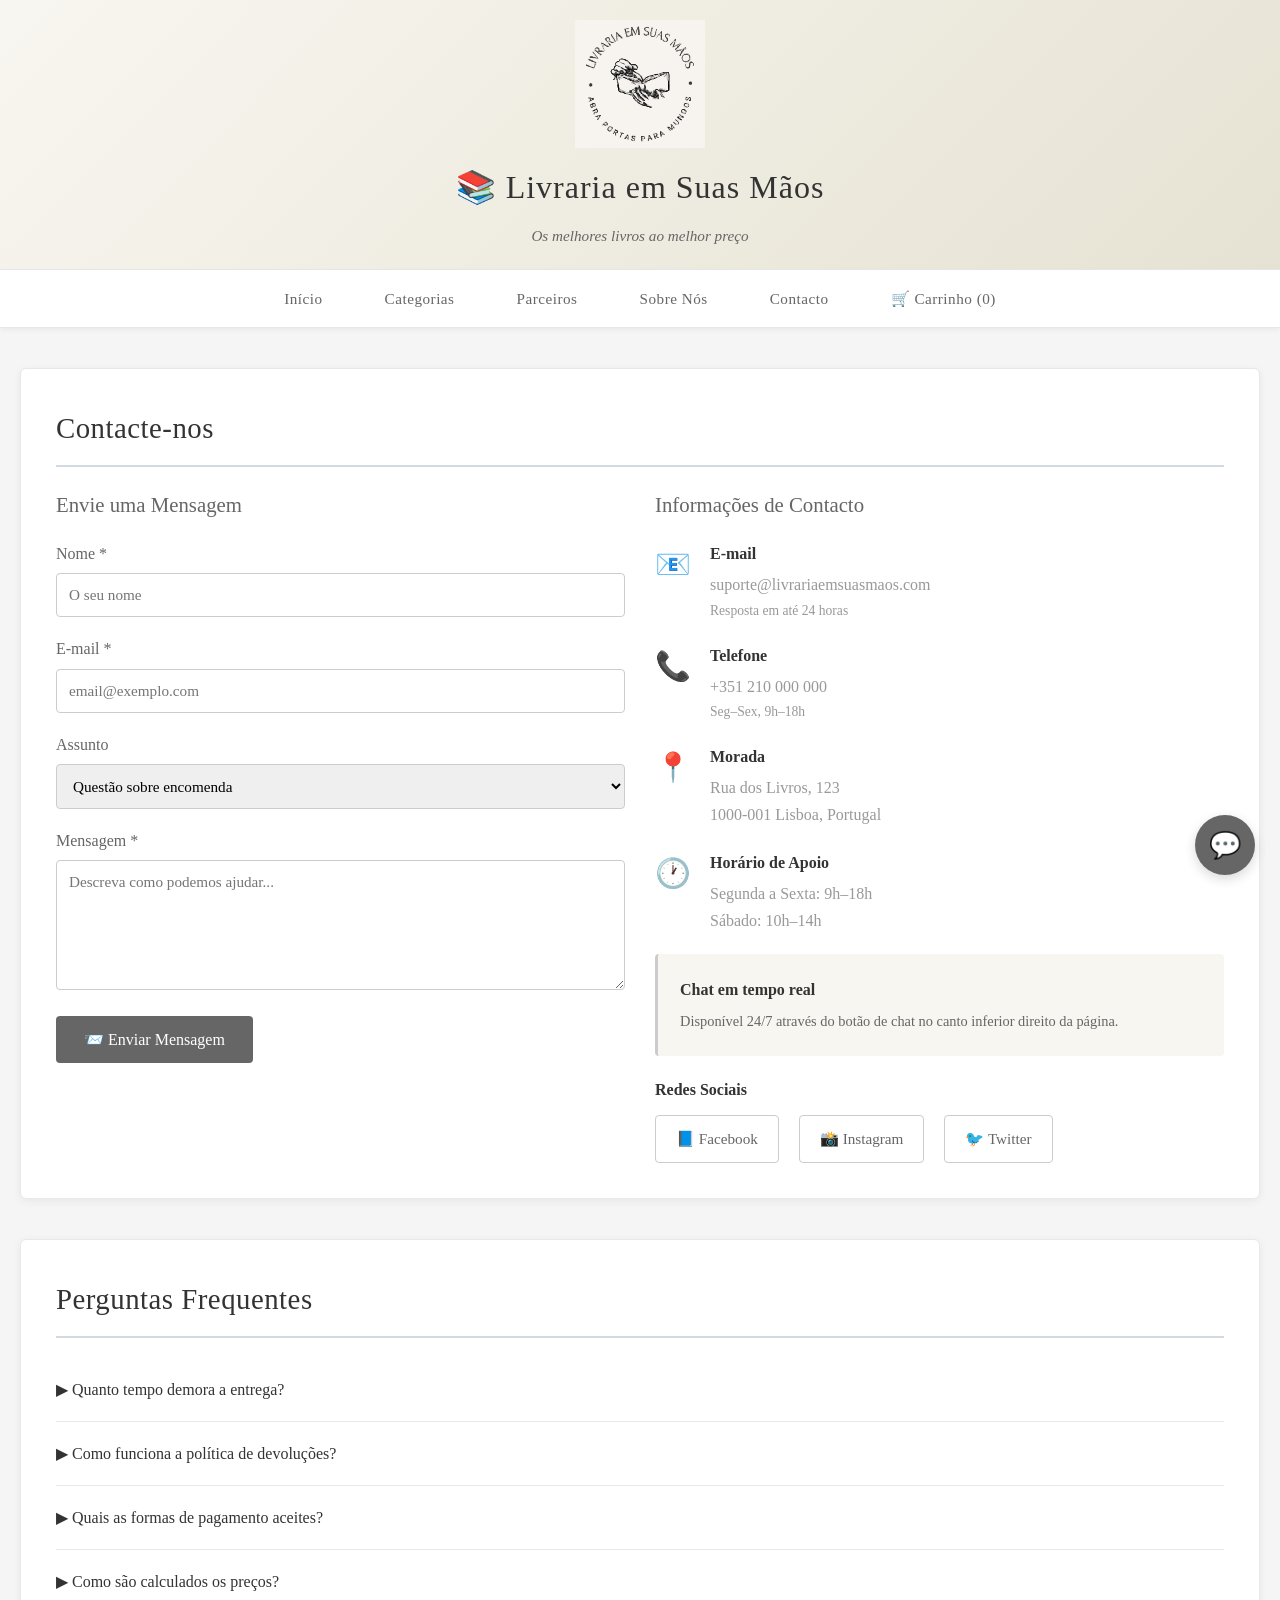
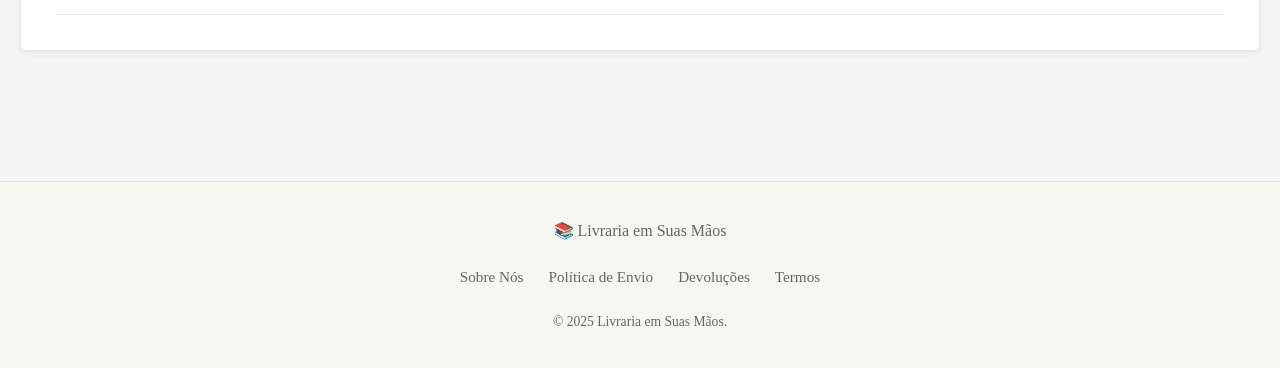
<file: contacto.html>
<!DOCTYPE html>
<html lang="pt">
<head>
  <meta charset="UTF-8">
  <meta name="viewport" content="width=device-width, initial-scale=1.0">
  <title>Contacto - Livraria em Suas Mãos</title>
  <link rel="stylesheet" href="assets/css/styles.css">
  <style>
    .contact-grid { display: grid; grid-template-columns: 1fr 1fr; gap: 30px; }
    .form-group { margin-bottom: 18px; }
    .form-group label { display: block; margin-bottom: 6px; font-weight: 500; color: #666; }
    .form-group input, .form-group select, .form-group textarea {
      width: 100%; padding: 12px; border: 1px solid #CCC; border-radius: 4px; font-family: Georgia, serif; font-size: 0.95em;
    }
    .form-group textarea { resize: vertical; min-height: 130px; }
    .contact-info-item { display: flex; gap: 15px; align-items: flex-start; margin-bottom: 20px; }
    .contact-icon { font-size: 1.8em; min-width: 40px; }
    @media(max-width:768px) { .contact-grid { grid-template-columns: 1fr; } }
  </style>
</head>
<body>

  <header>
    <div class="logo-container">
      <img src="assets/images/logo-livraria.svg" alt="Logótipo Livraria em Suas Mãos" onerror="this.parentElement.style.display='none'">
    </div>
    <h1>📚 Livraria em Suas Mãos</h1>
    <p>Os melhores livros ao melhor preço</p>
  </header>

  <nav>
    <ul>
      <li><a href="index.html">Início</a></li>
      <li><a href="categorias.html">Categorias</a></li>
      <li><a href="parceiros.html">Parceiros</a></li>
      <li><a href="sobre.html">Sobre Nós</a></li>
      <li><a href="contacto.html">Contacto</a></li>
      <li><a href="carrinho.html">🛒 Carrinho (<span id="cartCount">0</span>)</a></li>
    </ul>
  </nav>

  <main>
    <section>
      <h2>Contacte-nos</h2>
      <div class="contact-grid">
        <!-- Formulário -->
        <div>
          <h3>Envie uma Mensagem</h3>
          <div class="form-group">
            <label>Nome *</label>
            <input type="text" id="contactName" placeholder="O seu nome">
          </div>
          <div class="form-group">
            <label>E-mail *</label>
            <input type="email" id="contactEmail" placeholder="email@exemplo.com">
          </div>
          <div class="form-group">
            <label>Assunto</label>
            <select id="contactSubject">
              <option>Questão sobre encomenda</option>
              <option>Informação sobre produto</option>
              <option>Devoluções e trocas</option>
              <option>Problema técnico</option>
              <option>Parceria comercial</option>
              <option>Outro</option>
            </select>
          </div>
          <div class="form-group">
            <label>Mensagem *</label>
            <textarea id="contactMessage" placeholder="Descreva como podemos ajudar..."></textarea>
          </div>
          <button onclick="sendMessage()" style="padding:14px 28px;background:#666;color:white;border:none;border-radius:4px;cursor:pointer;font-family:Georgia,serif;font-size:1em;">
            📨 Enviar Mensagem
          </button>
        </div>

        <!-- Informações de contacto -->
        <div>
          <h3>Informações de Contacto</h3>
          <div class="contact-info-item">
            <span class="contact-icon">📧</span>
            <div>
              <strong>E-mail</strong>
              <p style="color:#999;margin-top:4px;">suporte@livrariaemsuasmaos.com</p>
              <p style="color:#999;font-size:0.85em;">Resposta em até 24 horas</p>
            </div>
          </div>
          <div class="contact-info-item">
            <span class="contact-icon">📞</span>
            <div>
              <strong>Telefone</strong>
              <p style="color:#999;margin-top:4px;">+351 210 000 000</p>
              <p style="color:#999;font-size:0.85em;">Seg–Sex, 9h–18h</p>
            </div>
          </div>
          <div class="contact-info-item">
            <span class="contact-icon">📍</span>
            <div>
              <strong>Morada</strong>
              <p style="color:#999;margin-top:4px;">Rua dos Livros, 123<br>1000-001 Lisboa, Portugal</p>
            </div>
          </div>
          <div class="contact-info-item">
            <span class="contact-icon">🕐</span>
            <div>
              <strong>Horário de Apoio</strong>
              <p style="color:#999;margin-top:4px;">Segunda a Sexta: 9h–18h<br>Sábado: 10h–14h</p>
            </div>
          </div>

          <div class="highlight" style="margin-top:20px;">
            <p><strong>Chat em tempo real</strong></p>
            <p style="color:#666;font-size:0.9em;margin-top:6px;">Disponível 24/7 através do botão de chat no canto inferior direito da página.</p>
          </div>

          <div style="margin-top:20px;">
            <strong>Redes Sociais</strong>
            <div class="social-links" style="justify-content:flex-start;margin-top:12px;">
              <a href="#">📘 Facebook</a>
              <a href="#">📸 Instagram</a>
              <a href="#">🐦 Twitter</a>
            </div>
          </div>
        </div>
      </div>
    </section>

    <section>
      <h2>Perguntas Frequentes</h2>
      <div id="faqContainer"></div>
    </section>
  </main>

  <footer>
    <div class="footer-content">
      <p>📚 Livraria em Suas Mãos</p>
      <div class="footer-links">
        <a href="sobre.html">Sobre Nós</a>
        <a href="envio.html">Política de Envio</a>
        <a href="devolucoes.html">Devoluções</a>
        <a href="termos.html">Termos</a>
      </div>
      <p style="margin-top:15px;font-size:0.85em;">© 2025 Livraria em Suas Mãos.</p>
    </div>
  </footer>

  <div class="chat-widget">
    <div class="chat-box" id="chatBox">
      <div class="chat-header">💬 Apoio ao Cliente<button class="chat-close" onclick="toggleChat()">×</button></div>
      <div class="chat-body">
        <div class="chat-greeting">
          <strong>Olá! 👋 Em que podemos ajudar?</strong>
          Escolha uma opção para resposta imediata.
        </div>
        <div class="chat-options">
          <div class="chat-option" onclick="selectOption('pedido')">
            📦 Consultar Pedido
            <span class="chat-option-desc">Estado e rastreio da encomenda</span>
          </div>
          <div class="chat-option" onclick="selectOption('pagamento')">
            💳 Formas de Pagamento
            <span class="chat-option-desc">Cartão, MB Way, PayPal e mais</span>
          </div>
          <div class="chat-option" onclick="selectOption('envio')">
            🚚 Envio e Entregas
            <span class="chat-option-desc">Prazos, custos e regiões</span>
          </div>
          <div class="chat-option" onclick="selectOption('devolucao')">
            ↩️ Devoluções e Trocas
            <span class="chat-option-desc">Como devolver um livro</span>
          </div>
          <div class="chat-option" onclick="selectOption('humano')">
            🙋 Falar com a Equipa
            <span class="chat-option-desc">Contacto humano e horários</span>
          </div>
        </div>
        <div class="chat-footer-note">⏱️ Tempo médio de resposta: poucos minutos</div>
      </div>
    </div>
    <button class="chat-button" onclick="toggleChat()">💬</button>
  </div>

  <script src="assets/js/main.js"></script>
  <script>
    function sendMessage() {
      const name = document.getElementById('contactName').value.trim();
      const email = document.getElementById('contactEmail').value.trim();
      const msg = document.getElementById('contactMessage').value.trim();
      if (!name || !email || !msg) {
        alert('Por favor, preencha todos os campos obrigatórios.');
        return;
      }
      alert(`✅ Mensagem enviada com sucesso!\n\nObrigado, ${name}. Entraremos em contacto via ${email} em breve.`);
      document.getElementById('contactName').value = '';
      document.getElementById('contactEmail').value = '';
      document.getElementById('contactMessage').value = '';
    }

    const faqs = [
      { q: 'Quanto tempo demora a entrega?', a: 'As encomendas são processadas em 1-2 dias úteis e a entrega demora entre 3 a 7 dias úteis em Portugal continental.' },
      { q: 'Como funciona a política de devoluções?', a: 'Aceitamos devoluções até 30 dias após a receção, desde que o produto esteja em perfeitas condições. Veja a nossa <a href="devolucoes.html">política completa</a>.' },
      { q: 'Quais as formas de pagamento aceites?', a: 'Aceitamos Visa, Mastercard, American Express, MB Way, PayPal e transferência bancária.' },
      { q: 'Como são calculados os preços?', a: 'Os preços base são obtidos de fontes externas e aplicamos uma margem de 15% para cobrir custos operacionais. Cada produto mostra o preço original e o preço final.' },
    ];

    document.getElementById('faqContainer').innerHTML = faqs.map(f => `
      <div style="border-bottom:1px solid #E8E8E8;padding:18px 0;">
        <p style="font-weight:500;color:#333;cursor:pointer;" onclick="this.nextElementSibling.style.display=this.nextElementSibling.style.display==='block'?'none':'block'">
          ▶ ${f.q}
        </p>
        <p style="display:none;color:#666;margin-top:10px;padding-left:18px;">${f.a}</p>
      </div>`).join('');

    updateCartCount();
  </script>
</body>
</html>
</file>
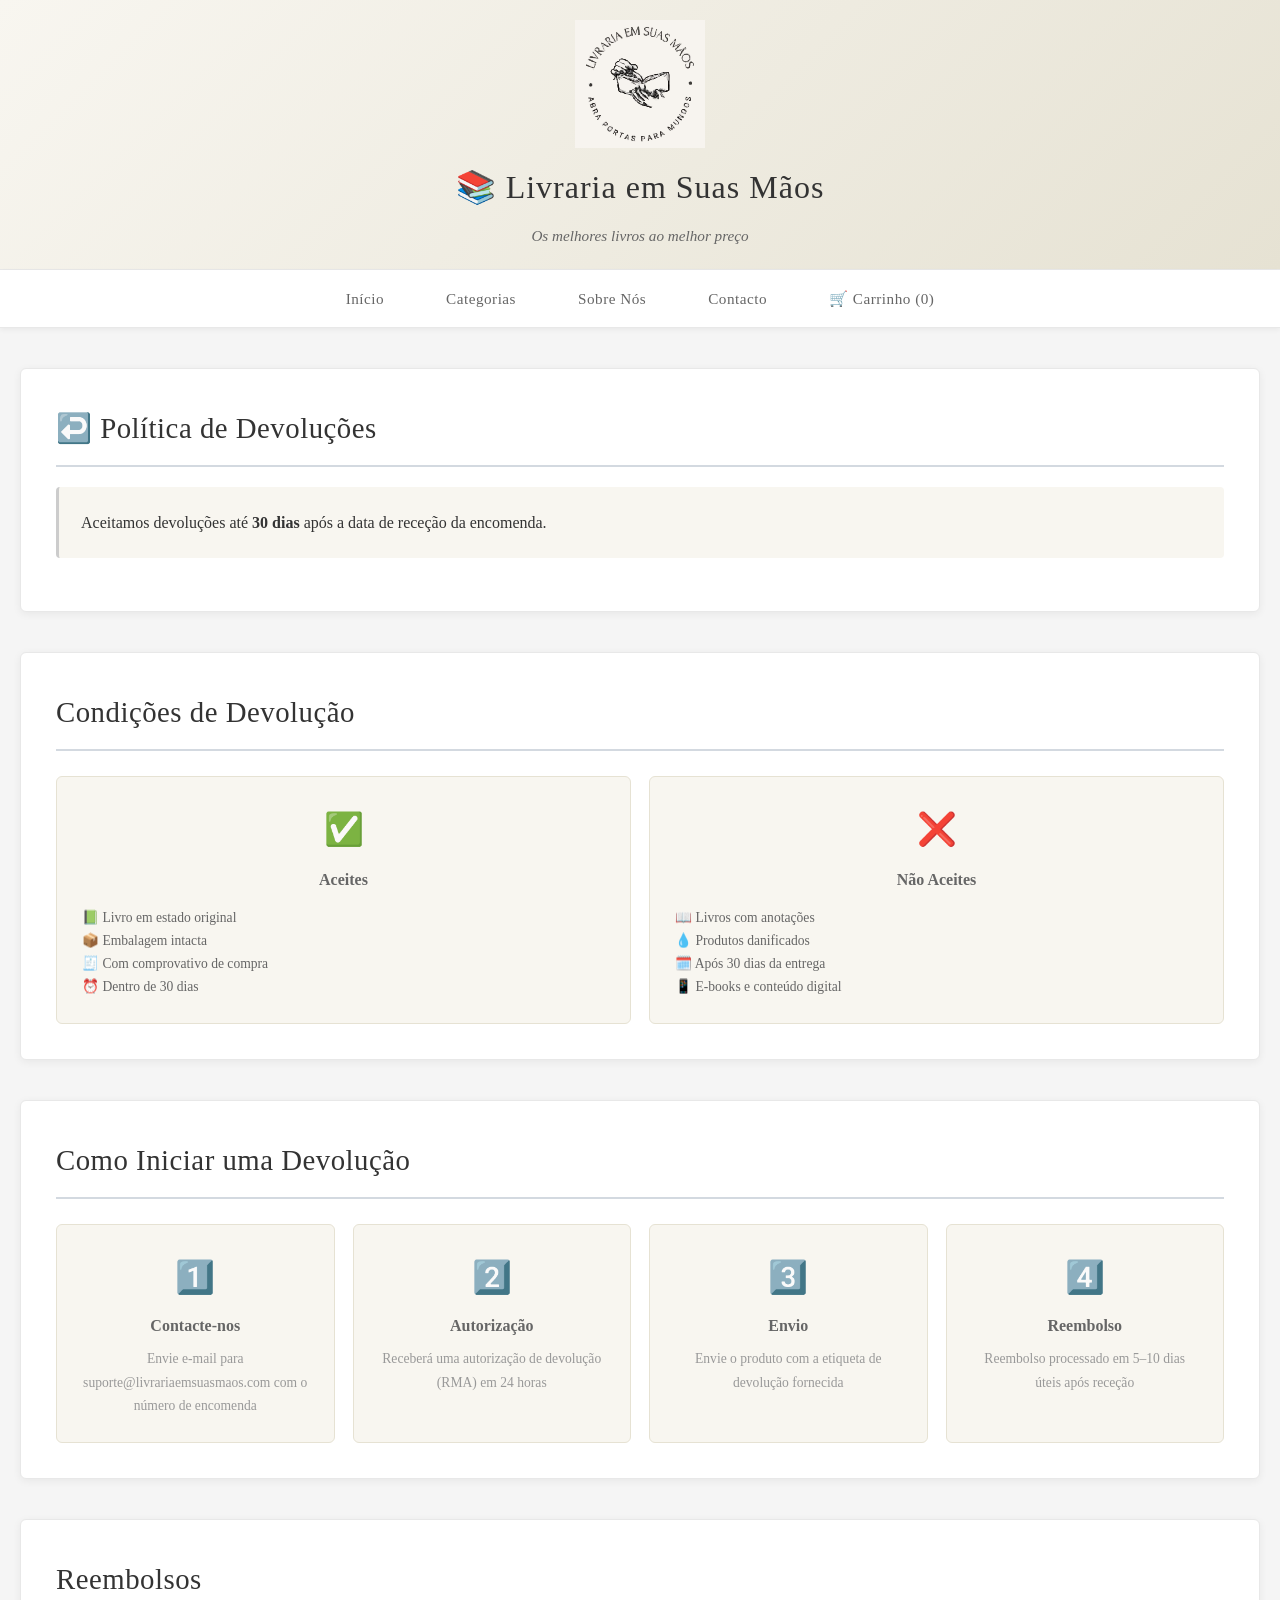
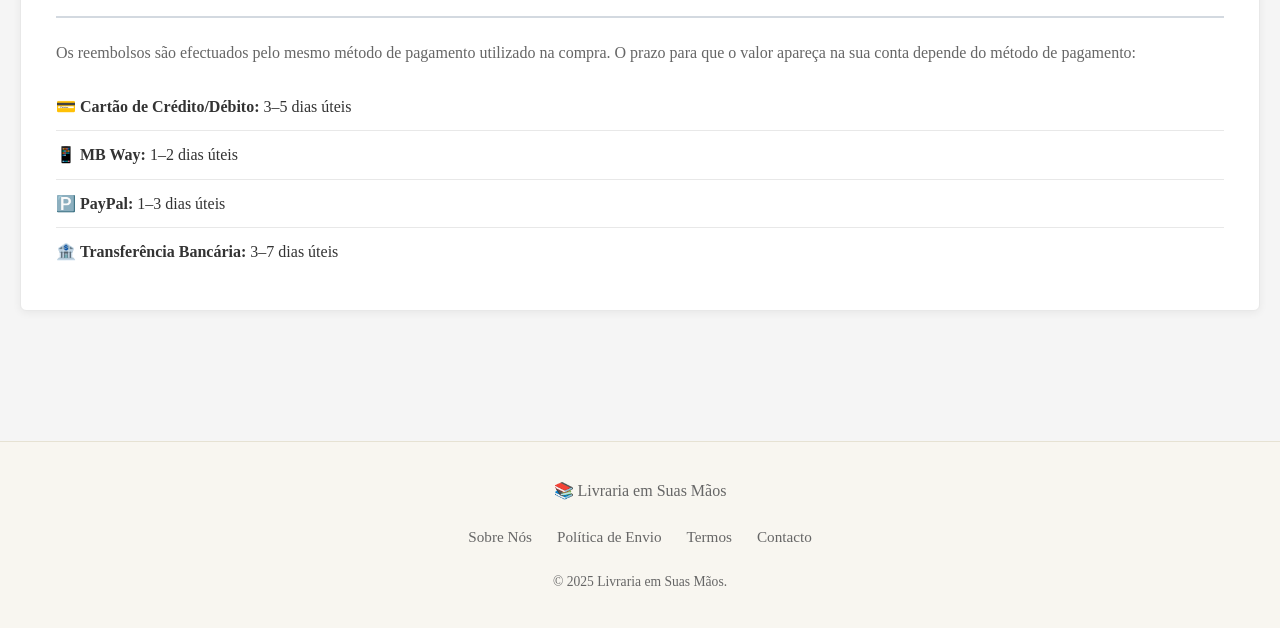
<file: devolucoes.html>
<!DOCTYPE html>
<html lang="pt">
<head>
  <meta charset="UTF-8">
  <meta name="viewport" content="width=device-width, initial-scale=1.0">
  <title>Devoluções - Livraria em Suas Mãos</title>
  <link rel="stylesheet" href="assets/css/styles.css">
</head>
<body>

  <header>
    <div class="logo-container">
      <img src="assets/images/logo-livraria.svg" alt="Logótipo Livraria em Suas Mãos" onerror="this.parentElement.style.display='none'">
    </div>
    <h1>📚 Livraria em Suas Mãos</h1>
    <p>Os melhores livros ao melhor preço</p>
  </header>

  <nav>
    <ul>
      <li><a href="index.html">Início</a></li>
      <li><a href="categorias.html">Categorias</a></li>
      <li><a href="sobre.html">Sobre Nós</a></li>
      <li><a href="contacto.html">Contacto</a></li>
      <li><a href="carrinho.html">🛒 Carrinho (<span id="cartCount">0</span>)</a></li>
    </ul>
  </nav>

  <main>
    <section>
      <h2>↩️ Política de Devoluções</h2>
      <div class="highlight">
        <p>Aceitamos devoluções até <strong>30 dias</strong> após a data de receção da encomenda.</p>
      </div>
    </section>

    <section>
      <h2>Condições de Devolução</h2>
      <div class="categories-grid">
        <div class="card">
          <div style="font-size:2em;margin-bottom:10px;">✅</div>
          <strong>Aceites</strong>
          <ul style="text-align:left;list-style:none;margin-top:12px;font-size:0.85em;color:#666;">
            <li>📗 Livro em estado original</li>
            <li>📦 Embalagem intacta</li>
            <li>🧾 Com comprovativo de compra</li>
            <li>⏰ Dentro de 30 dias</li>
          </ul>
        </div>
        <div class="card">
          <div style="font-size:2em;margin-bottom:10px;">❌</div>
          <strong>Não Aceites</strong>
          <ul style="text-align:left;list-style:none;margin-top:12px;font-size:0.85em;color:#666;">
            <li>📖 Livros com anotações</li>
            <li>💧 Produtos danificados</li>
            <li>🗓️ Após 30 dias da entrega</li>
            <li>📱 E-books e conteúdo digital</li>
          </ul>
        </div>
      </div>
    </section>

    <section>
      <h2>Como Iniciar uma Devolução</h2>
      <div class="categories-grid">
        <div class="card">
          <div style="font-size:2em;margin-bottom:8px;">1️⃣</div>
          <strong>Contacte-nos</strong>
          <p style="font-size:0.85em;color:#999;margin-top:8px;">Envie e-mail para suporte@livrariaemsuasmaos.com com o número de encomenda</p>
        </div>
        <div class="card">
          <div style="font-size:2em;margin-bottom:8px;">2️⃣</div>
          <strong>Autorização</strong>
          <p style="font-size:0.85em;color:#999;margin-top:8px;">Receberá uma autorização de devolução (RMA) em 24 horas</p>
        </div>
        <div class="card">
          <div style="font-size:2em;margin-bottom:8px;">3️⃣</div>
          <strong>Envio</strong>
          <p style="font-size:0.85em;color:#999;margin-top:8px;">Envie o produto com a etiqueta de devolução fornecida</p>
        </div>
        <div class="card">
          <div style="font-size:2em;margin-bottom:8px;">4️⃣</div>
          <strong>Reembolso</strong>
          <p style="font-size:0.85em;color:#999;margin-top:8px;">Reembolso processado em 5–10 dias úteis após receção</p>
        </div>
      </div>
    </section>

    <section>
      <h2>Reembolsos</h2>
      <p style="color:#666;line-height:1.9;">
        Os reembolsos são efectuados pelo mesmo método de pagamento utilizado na compra.
        O prazo para que o valor apareça na sua conta depende do método de pagamento:
      </p>
      <ul style="list-style:none;margin-top:15px;">
        <li style="padding:10px 0;border-bottom:1px solid #E8E8E8;">💳 <strong>Cartão de Crédito/Débito:</strong> 3–5 dias úteis</li>
        <li style="padding:10px 0;border-bottom:1px solid #E8E8E8;">📱 <strong>MB Way:</strong> 1–2 dias úteis</li>
        <li style="padding:10px 0;border-bottom:1px solid #E8E8E8;">🅿️ <strong>PayPal:</strong> 1–3 dias úteis</li>
        <li style="padding:10px 0;">🏦 <strong>Transferência Bancária:</strong> 3–7 dias úteis</li>
      </ul>
    </section>
  </main>

  <footer>
    <div class="footer-content">
      <p>📚 Livraria em Suas Mãos</p>
      <div class="footer-links">
        <a href="sobre.html">Sobre Nós</a>
        <a href="envio.html">Política de Envio</a>
        <a href="termos.html">Termos</a>
        <a href="contacto.html">Contacto</a>
      </div>
      <p style="margin-top:15px;font-size:0.85em;">© 2025 Livraria em Suas Mãos.</p>
    </div>
  </footer>

  <script src="assets/js/main.js"></script>
  <script>updateCartCount();</script>
</body>
</html>
</file>
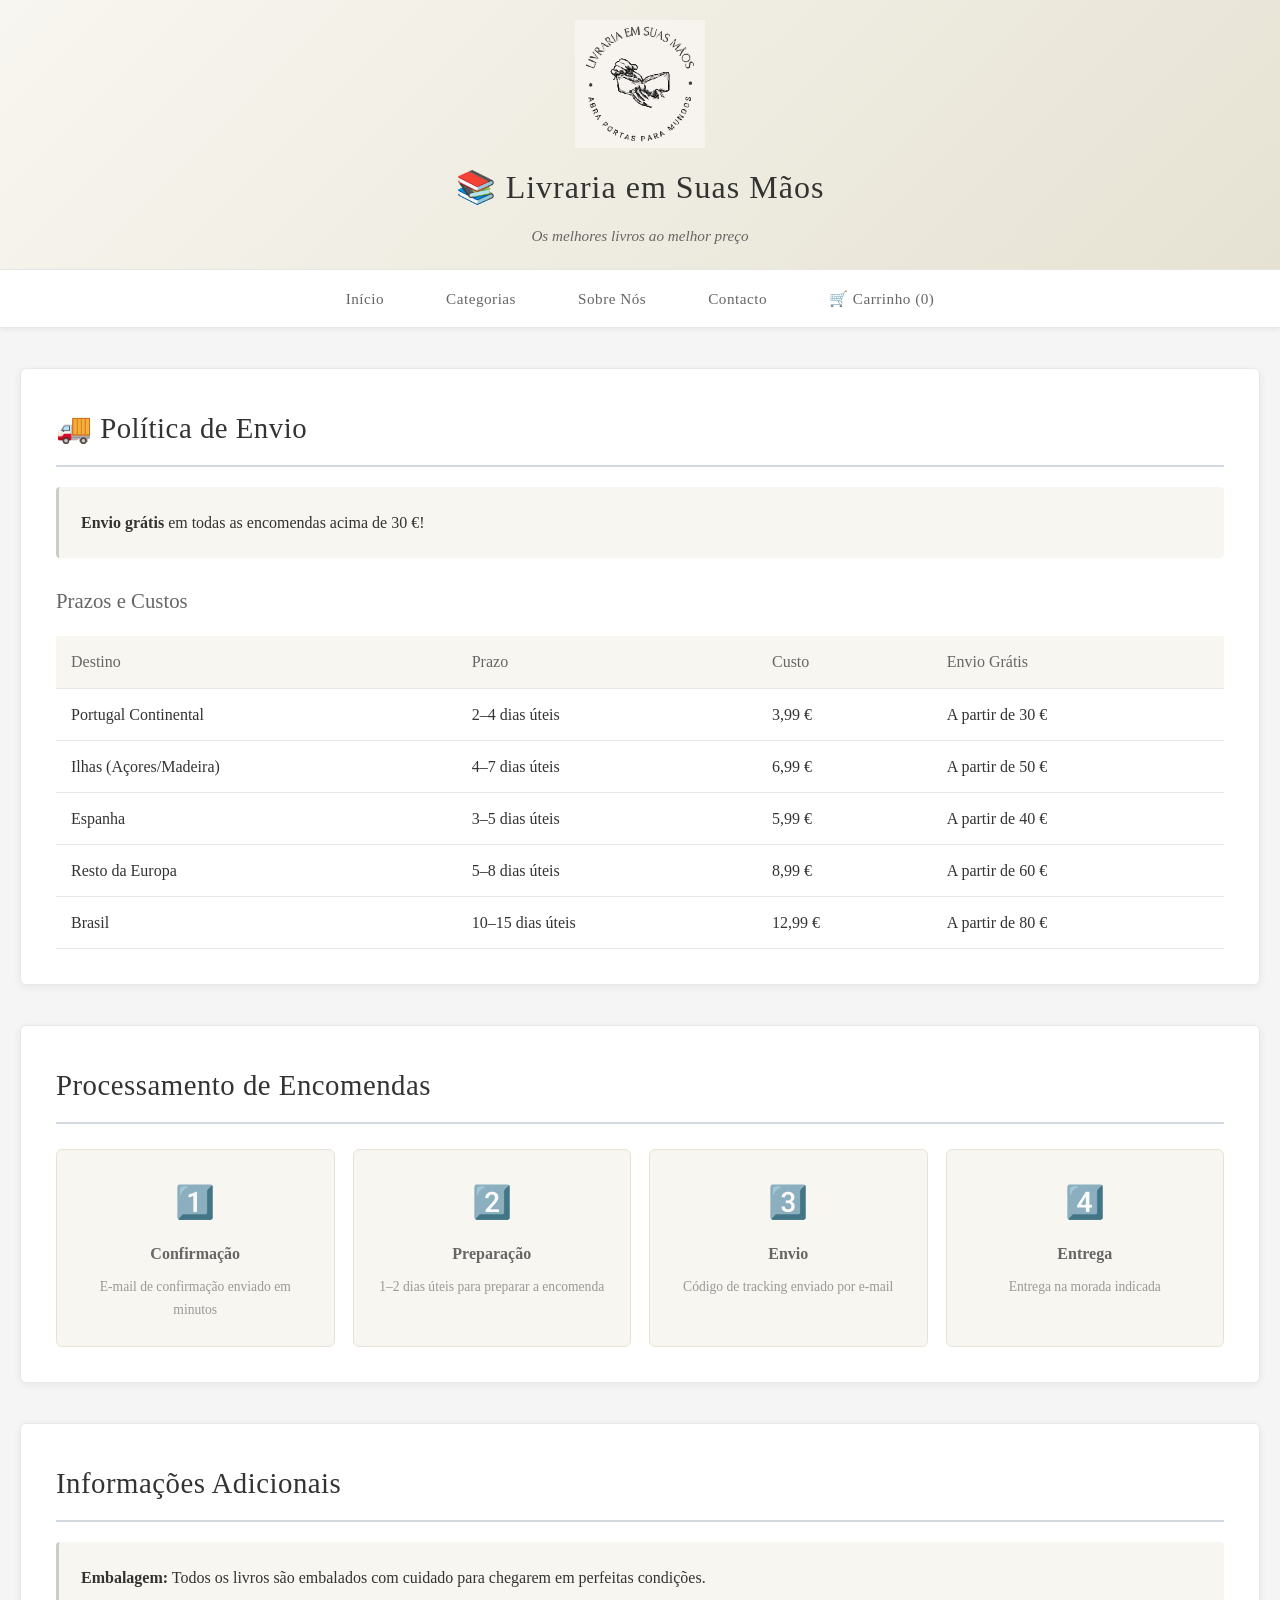
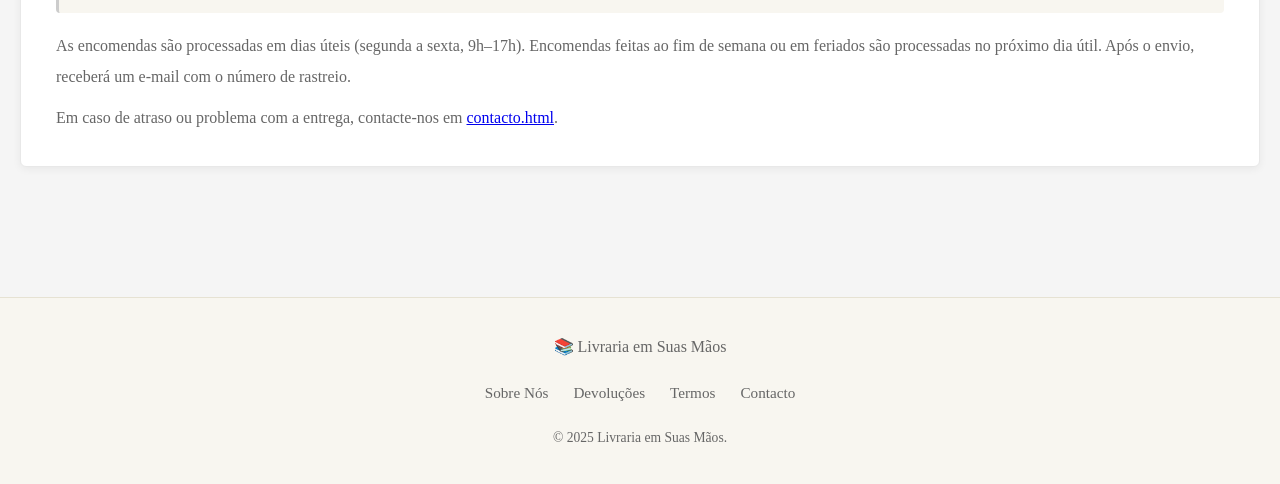
<file: envio.html>
<!DOCTYPE html>
<html lang="pt">
<head>
  <meta charset="UTF-8">
  <meta name="viewport" content="width=device-width, initial-scale=1.0">
  <title>Política de Envio - Livraria em Suas Mãos</title>
  <link rel="stylesheet" href="assets/css/styles.css">
  <style>
    table { width: 100%; border-collapse: collapse; margin-top: 15px; }
    th, td { padding: 12px 15px; text-align: left; border-bottom: 1px solid #E8E8E8; }
    th { background: #F8F6F0; color: #666; font-weight: 500; }
    tr:hover { background: #FAFAFA; }
  </style>
</head>
<body>

  <header>
    <div class="logo-container">
      <img src="assets/images/logo-livraria.svg" alt="Logótipo Livraria em Suas Mãos" onerror="this.parentElement.style.display='none'">
    </div>
    <h1>📚 Livraria em Suas Mãos</h1>
    <p>Os melhores livros ao melhor preço</p>
  </header>

  <nav>
    <ul>
      <li><a href="index.html">Início</a></li>
      <li><a href="categorias.html">Categorias</a></li>
      <li><a href="sobre.html">Sobre Nós</a></li>
      <li><a href="contacto.html">Contacto</a></li>
      <li><a href="carrinho.html">🛒 Carrinho (<span id="cartCount">0</span>)</a></li>
    </ul>
  </nav>

  <main>
    <section>
      <h2>🚚 Política de Envio</h2>
      <div class="highlight">
        <p><strong>Envio grátis</strong> em todas as encomendas acima de 30 €!</p>
      </div>

      <h3 style="margin-top:25px;">Prazos e Custos</h3>
      <table>
        <thead>
          <tr><th>Destino</th><th>Prazo</th><th>Custo</th><th>Envio Grátis</th></tr>
        </thead>
        <tbody>
          <tr><td>Portugal Continental</td><td>2–4 dias úteis</td><td>3,99 €</td><td>A partir de 30 €</td></tr>
          <tr><td>Ilhas (Açores/Madeira)</td><td>4–7 dias úteis</td><td>6,99 €</td><td>A partir de 50 €</td></tr>
          <tr><td>Espanha</td><td>3–5 dias úteis</td><td>5,99 €</td><td>A partir de 40 €</td></tr>
          <tr><td>Resto da Europa</td><td>5–8 dias úteis</td><td>8,99 €</td><td>A partir de 60 €</td></tr>
          <tr><td>Brasil</td><td>10–15 dias úteis</td><td>12,99 €</td><td>A partir de 80 €</td></tr>
        </tbody>
      </table>
    </section>

    <section>
      <h2>Processamento de Encomendas</h2>
      <div class="categories-grid">
        <div class="card">
          <div style="font-size:2em;margin-bottom:10px;">1️⃣</div>
          <strong>Confirmação</strong>
          <p style="font-size:0.85em;color:#999;margin-top:8px;">E-mail de confirmação enviado em minutos</p>
        </div>
        <div class="card">
          <div style="font-size:2em;margin-bottom:10px;">2️⃣</div>
          <strong>Preparação</strong>
          <p style="font-size:0.85em;color:#999;margin-top:8px;">1–2 dias úteis para preparar a encomenda</p>
        </div>
        <div class="card">
          <div style="font-size:2em;margin-bottom:10px;">3️⃣</div>
          <strong>Envio</strong>
          <p style="font-size:0.85em;color:#999;margin-top:8px;">Código de tracking enviado por e-mail</p>
        </div>
        <div class="card">
          <div style="font-size:2em;margin-bottom:10px;">4️⃣</div>
          <strong>Entrega</strong>
          <p style="font-size:0.85em;color:#999;margin-top:8px;">Entrega na morada indicada</p>
        </div>
      </div>
    </section>

    <section>
      <h2>Informações Adicionais</h2>
      <div class="highlight">
        <p><strong>Embalagem:</strong> Todos os livros são embalados com cuidado para chegarem em perfeitas condições.</p>
      </div>
      <p style="margin-top:15px;color:#666;line-height:1.9;">
        As encomendas são processadas em dias úteis (segunda a sexta, 9h–17h). Encomendas feitas ao fim de semana
        ou em feriados são processadas no próximo dia útil. Após o envio, receberá um e-mail com o número de rastreio.
      </p>
      <p style="margin-top:12px;color:#666;">
        Em caso de atraso ou problema com a entrega, contacte-nos em <a href="contacto.html">contacto.html</a>.
      </p>
    </section>
  </main>

  <footer>
    <div class="footer-content">
      <p>📚 Livraria em Suas Mãos</p>
      <div class="footer-links">
        <a href="sobre.html">Sobre Nós</a>
        <a href="devolucoes.html">Devoluções</a>
        <a href="termos.html">Termos</a>
        <a href="contacto.html">Contacto</a>
      </div>
      <p style="margin-top:15px;font-size:0.85em;">© 2025 Livraria em Suas Mãos.</p>
    </div>
  </footer>

  <script src="assets/js/main.js"></script>
  <script>updateCartCount();</script>
</body>
</html>
</file>
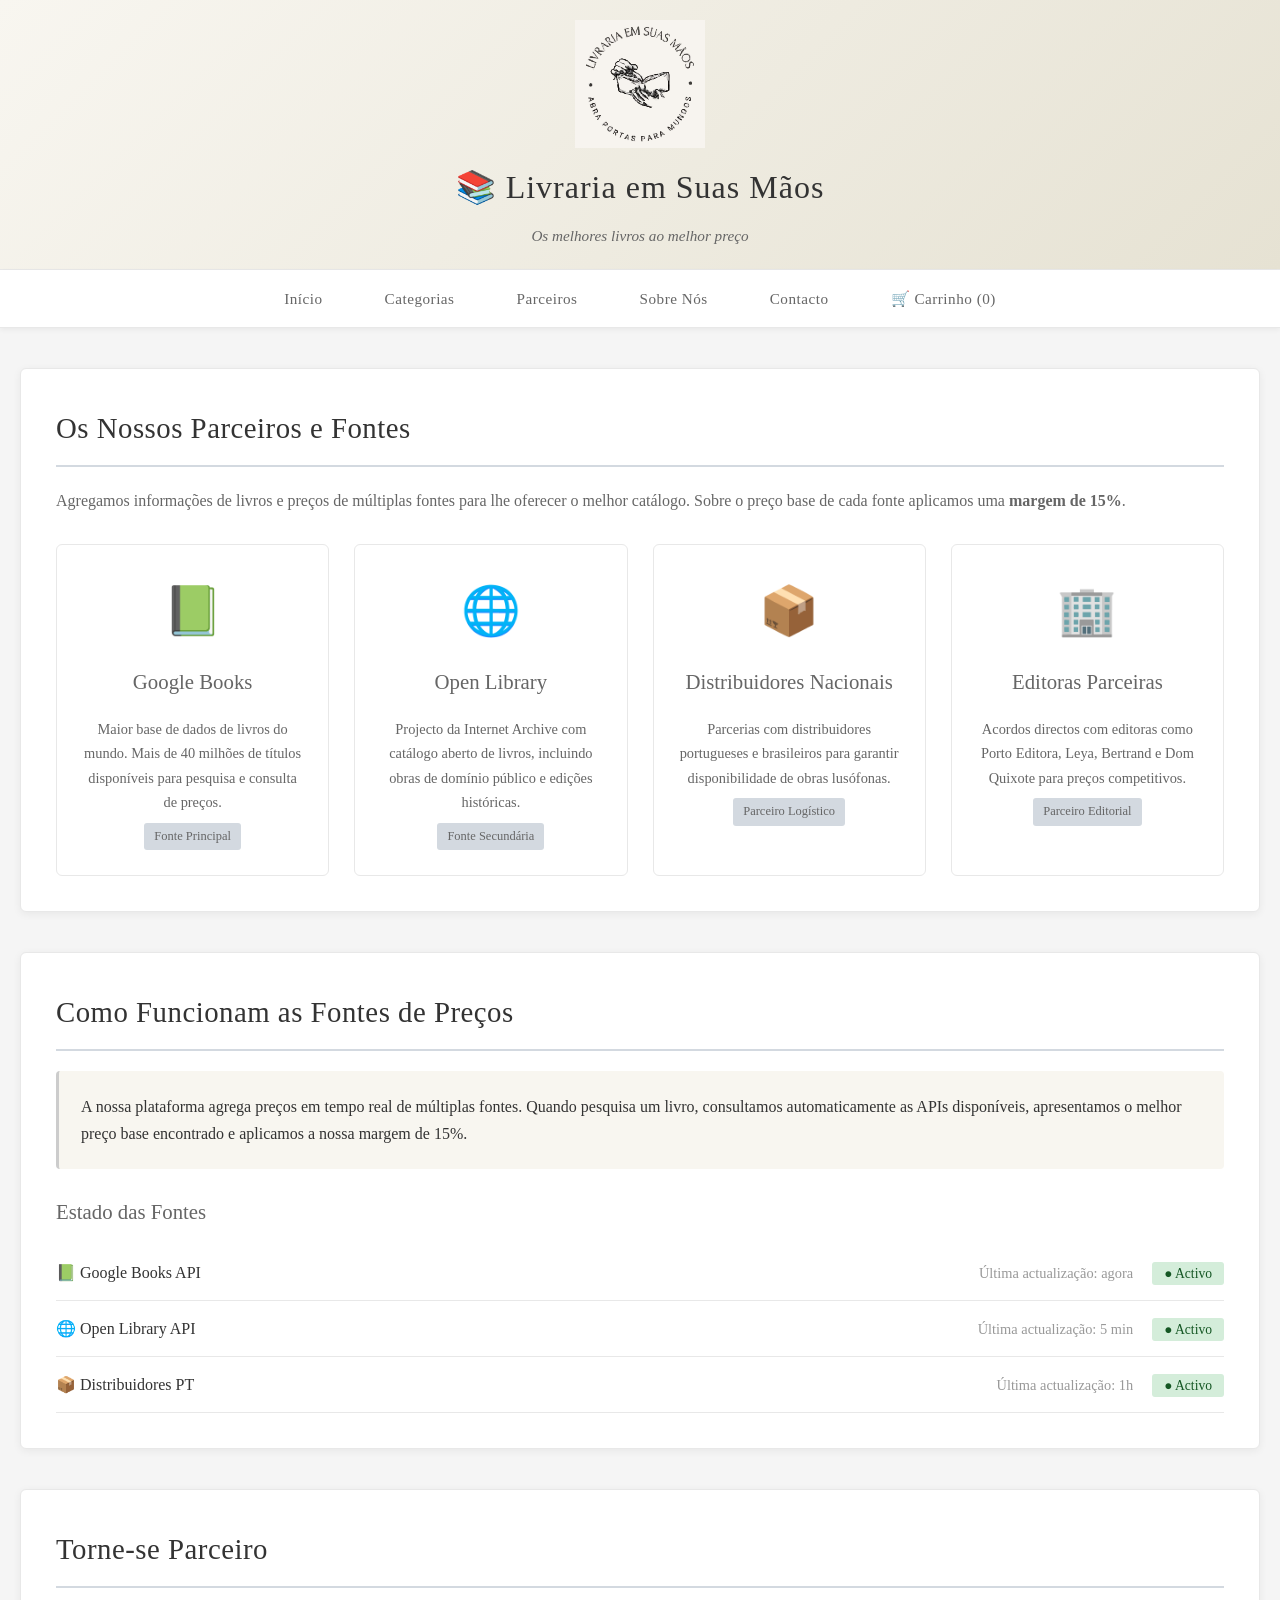
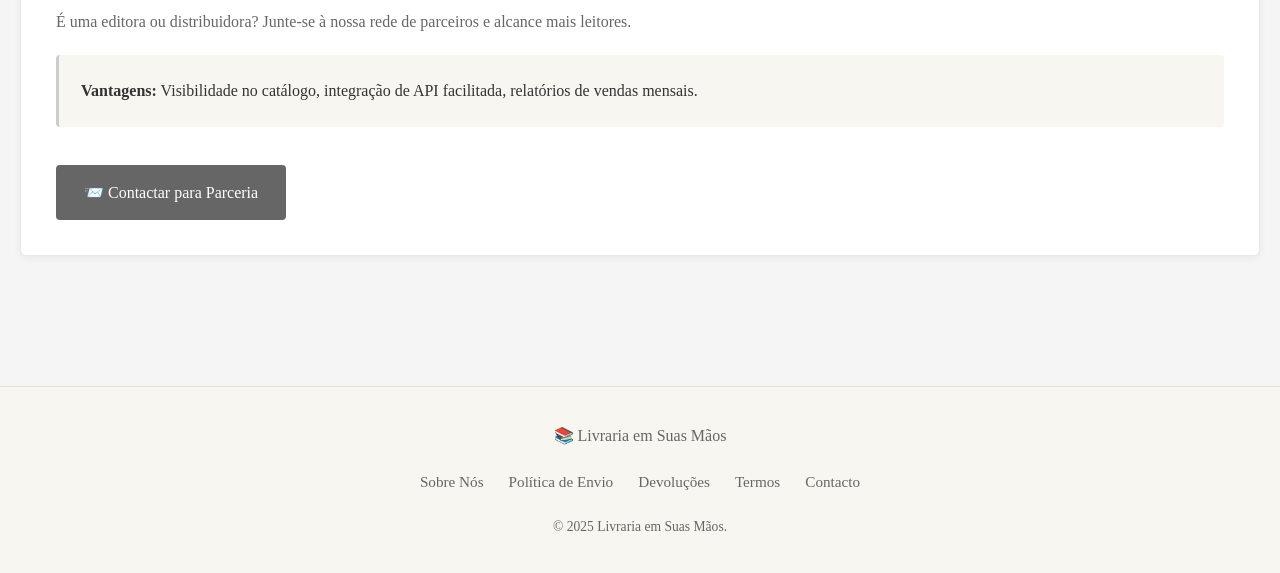
<file: parceiros.html>
<!DOCTYPE html>
<html lang="pt">
<head>
  <meta charset="UTF-8">
  <meta name="viewport" content="width=device-width, initial-scale=1.0">
  <title>Parceiros - Livraria em Suas Mãos</title>
  <link rel="stylesheet" href="assets/css/styles.css">
  <style>
    .partner-card { background: white; border: 1px solid #E8E8E8; border-radius: 6px; padding: 25px; text-align: center; transition: all 0.3s; }
    .partner-card:hover { box-shadow: 0 4px 15px rgba(0,0,0,0.1); transform: translateY(-3px); }
    .partner-logo { font-size: 3em; margin-bottom: 12px; }
    .partner-badge { display: inline-block; background: #D3D9E0; color: #666; padding: 3px 10px; border-radius: 3px; font-size: 0.78em; margin-top: 8px; }
    .source-row { display: flex; justify-content: space-between; align-items: center; padding: 14px 0; border-bottom: 1px solid #E8E8E8; }
    .source-status { padding: 4px 12px; border-radius: 3px; font-size: 0.85em; }
    .status-active { background: #d4edda; color: #155724; }
  </style>
</head>
<body>

  <header>
    <div class="logo-container">
      <img src="assets/images/logo-livraria.svg" alt="Logótipo Livraria em Suas Mãos" onerror="this.parentElement.style.display='none'">
    </div>
    <h1>📚 Livraria em Suas Mãos</h1>
    <p>Os melhores livros ao melhor preço</p>
  </header>

  <nav>
    <ul>
      <li><a href="index.html">Início</a></li>
      <li><a href="categorias.html">Categorias</a></li>
      <li><a href="parceiros.html">Parceiros</a></li>
      <li><a href="sobre.html">Sobre Nós</a></li>
      <li><a href="contacto.html">Contacto</a></li>
      <li><a href="carrinho.html">🛒 Carrinho (<span id="cartCount">0</span>)</a></li>
    </ul>
  </nav>

  <main>
    <section>
      <h2>Os Nossos Parceiros e Fontes</h2>
      <p style="color:#666;margin-bottom:25px;">
        Agregamos informações de livros e preços de múltiplas fontes para lhe oferecer o melhor catálogo.
        Sobre o preço base de cada fonte aplicamos uma <strong>margem de 15%</strong>.
      </p>

      <div class="products-grid">
        <div class="partner-card">
          <div class="partner-logo">📗</div>
          <h3>Google Books</h3>
          <p style="color:#666;font-size:0.9em;margin-top:8px;">Maior base de dados de livros do mundo. Mais de 40 milhões de títulos disponíveis para pesquisa e consulta de preços.</p>
          <span class="partner-badge">Fonte Principal</span>
        </div>
        <div class="partner-card">
          <div class="partner-logo">🌐</div>
          <h3>Open Library</h3>
          <p style="color:#666;font-size:0.9em;margin-top:8px;">Projecto da Internet Archive com catálogo aberto de livros, incluindo obras de domínio público e edições históricas.</p>
          <span class="partner-badge">Fonte Secundária</span>
        </div>
        <div class="partner-card">
          <div class="partner-logo">📦</div>
          <h3>Distribuidores Nacionais</h3>
          <p style="color:#666;font-size:0.9em;margin-top:8px;">Parcerias com distribuidores portugueses e brasileiros para garantir disponibilidade de obras lusófonas.</p>
          <span class="partner-badge">Parceiro Logístico</span>
        </div>
        <div class="partner-card">
          <div class="partner-logo">🏢</div>
          <h3>Editoras Parceiras</h3>
          <p style="color:#666;font-size:0.9em;margin-top:8px;">Acordos directos com editoras como Porto Editora, Leya, Bertrand e Dom Quixote para preços competitivos.</p>
          <span class="partner-badge">Parceiro Editorial</span>
        </div>
      </div>
    </section>

    <section>
      <h2>Como Funcionam as Fontes de Preços</h2>
      <div class="highlight">
        <p>
          A nossa plataforma agrega preços em tempo real de múltiplas fontes.
          Quando pesquisa um livro, consultamos automaticamente as APIs disponíveis,
          apresentamos o melhor preço base encontrado e aplicamos a nossa margem de 15%.
        </p>
      </div>

      <h3 style="margin-top:25px;margin-bottom:15px;">Estado das Fontes</h3>
      <div>
        <div class="source-row">
          <span>📗 Google Books API</span>
          <div>
            <span style="color:#999;font-size:0.9em;margin-right:15px;">Última actualização: agora</span>
            <span class="source-status status-active">● Activo</span>
          </div>
        </div>
        <div class="source-row">
          <span>🌐 Open Library API</span>
          <div>
            <span style="color:#999;font-size:0.9em;margin-right:15px;">Última actualização: 5 min</span>
            <span class="source-status status-active">● Activo</span>
          </div>
        </div>
        <div class="source-row">
          <span>📦 Distribuidores PT</span>
          <div>
            <span style="color:#999;font-size:0.9em;margin-right:15px;">Última actualização: 1h</span>
            <span class="source-status status-active">● Activo</span>
          </div>
        </div>
      </div>
    </section>

    <section>
      <h2>Torne-se Parceiro</h2>
      <p style="color:#666;margin-bottom:20px;">
        É uma editora ou distribuidora? Junte-se à nossa rede de parceiros e alcance mais leitores.
      </p>
      <div class="highlight">
        <p><strong>Vantagens:</strong> Visibilidade no catálogo, integração de API facilitada, relatórios de vendas mensais.</p>
      </div>
      <a href="contacto.html" style="display:inline-block;margin-top:20px;padding:14px 28px;background:#666;color:white;text-decoration:none;border-radius:4px;">
        📨 Contactar para Parceria
      </a>
    </section>
  </main>

  <footer>
    <div class="footer-content">
      <p>📚 Livraria em Suas Mãos</p>
      <div class="footer-links">
        <a href="sobre.html">Sobre Nós</a>
        <a href="envio.html">Política de Envio</a>
        <a href="devolucoes.html">Devoluções</a>
        <a href="termos.html">Termos</a>
        <a href="contacto.html">Contacto</a>
      </div>
      <p style="margin-top:15px;font-size:0.85em;">© 2025 Livraria em Suas Mãos.</p>
    </div>
  </footer>

  <script src="assets/js/main.js"></script>
  <script>updateCartCount();</script>
</body>
</html>
</file>
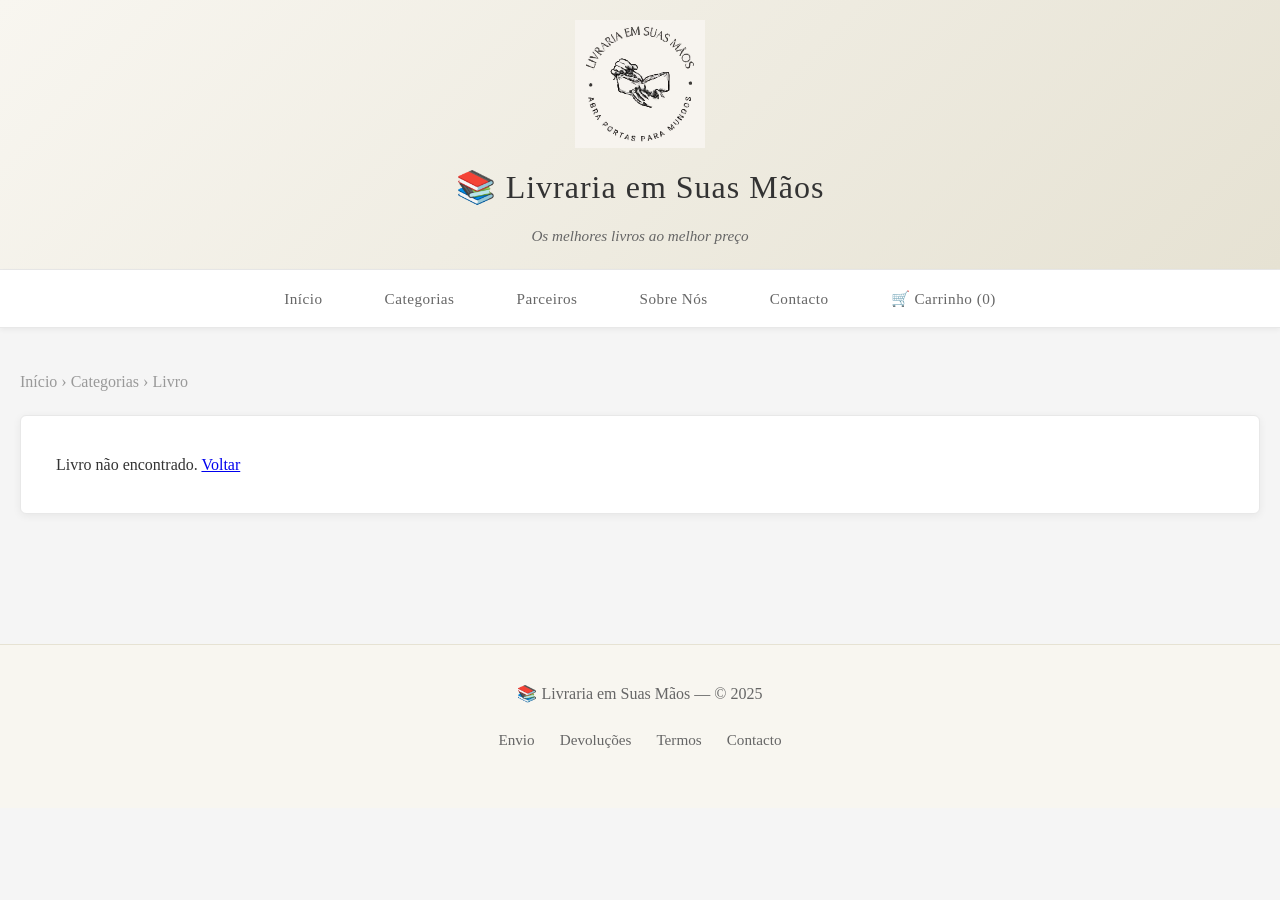
<file: produto.html>
<!DOCTYPE html>
<html lang="pt">
<head>
  <meta charset="UTF-8">
  <meta name="viewport" content="width=device-width, initial-scale=1.0">
  <title>Detalhe do Livro - Livraria em Suas Mãos</title>
  <link rel="stylesheet" href="assets/css/styles.css">
  <style>
    .product-detail { display: grid; grid-template-columns: 280px 1fr; gap: 40px; }
    .product-detail img { width: 100%; border-radius: 6px; box-shadow: 0 4px 15px rgba(0,0,0,0.1); }
    .detail-price { font-size: 2em; color: #666; font-weight: 600; margin: 15px 0; }
    .detail-original { text-decoration: line-through; color: #CCC; font-size: 1.1em; margin-right: 10px; }
    .detail-badge { background: #D3D9E0; color: #666; padding: 4px 10px; border-radius: 3px; font-size: 0.8em; }
    .detail-meta { display: grid; grid-template-columns: 1fr 1fr; gap: 12px; margin: 20px 0; }
    .meta-item { background: #F8F6F0; padding: 12px; border-radius: 4px; font-size: 0.9em; }
    .meta-item strong { display: block; color: #999; font-size: 0.85em; margin-bottom: 4px; }
    .qty-row { display: flex; align-items: center; gap: 12px; margin: 20px 0; }
    .qty-row button { background: #E8E8E8; border: none; width: 36px; height: 36px; border-radius: 4px; cursor: pointer; font-size: 18px; }
    .qty-row input { width: 55px; text-align: center; border: 1px solid #CCC; border-radius: 4px; padding: 7px; font-size: 1em; }
    .tabs { display: flex; gap: 0; border-bottom: 2px solid #E8E8E8; margin-top: 30px; }
    .tab { padding: 12px 24px; cursor: pointer; color: #999; border-bottom: 2px solid transparent; margin-bottom: -2px; transition: all 0.2s; }
    .tab.active { color: #333; border-color: #666; }
    .tab-content { display: none; padding: 20px 0; line-height: 1.8; color: #666; }
    .tab-content.active { display: block; }
    @media(max-width:768px) { .product-detail { grid-template-columns: 1fr; } .detail-meta { grid-template-columns: 1fr; } }
  </style>
</head>
<body>

  <header>
    <div class="logo-container">
      <img src="assets/images/logo-livraria.svg" alt="Logótipo Livraria em Suas Mãos" onerror="this.parentElement.style.display='none'">
    </div>
    <h1>📚 Livraria em Suas Mãos</h1>
    <p>Os melhores livros ao melhor preço</p>
  </header>

  <nav>
    <ul>
      <li><a href="index.html">Início</a></li>
      <li><a href="categorias.html">Categorias</a></li>
      <li><a href="parceiros.html">Parceiros</a></li>
      <li><a href="sobre.html">Sobre Nós</a></li>
      <li><a href="contacto.html">Contacto</a></li>
      <li><a href="carrinho.html">🛒 Carrinho (<span id="cartCount">0</span>)</a></li>
    </ul>
  </nav>

  <main>
    <p style="color:#999;margin-bottom:20px;">
      <a href="index.html" style="color:#999;text-decoration:none;">Início</a> &rsaquo;
      <a href="categorias.html" style="color:#999;text-decoration:none;">Categorias</a> &rsaquo;
      <span id="breadcrumbTitle">Livro</span>
    </p>

    <section>
      <div class="product-detail" id="productDetail">
        <div class="loading" style="grid-column:1/-1;">A carregar livro...</div>
      </div>
    </section>
  </main>

  <footer>
    <div class="footer-content">
      <p>📚 Livraria em Suas Mãos — © 2025</p>
      <div class="footer-links">
        <a href="envio.html">Envio</a>
        <a href="devolucoes.html">Devoluções</a>
        <a href="termos.html">Termos</a>
        <a href="contacto.html">Contacto</a>
      </div>
    </div>
  </footer>

  <script src="assets/js/main.js"></script>
  <script>
    const params = new URLSearchParams(window.location.search);
    const bookId = params.get('id');

    async function loadBook() {
      if (!bookId) {
        document.getElementById('productDetail').innerHTML = '<p>Livro não encontrado. <a href="index.html">Voltar</a></p>';
        return;
      }

      try {
        const searchUrl = 'https://openlibrary.org/search.json?q=' + encodeURIComponent('key:/works/' + bookId) +
          '&limit=1&fields=' + OL_SEARCH_FIELDS;
        const res = await fetch(searchUrl);
        const data = await res.json();
        const doc = data.docs && data.docs[0];
        if (!doc) throw new Error('Livro não encontrado');

        let description = 'Sem descrição disponível.';
        try {
          const workRes = await fetch('https://openlibrary.org/works/' + bookId + '.json');
          const work = await workRes.json();
          if (work.description) {
            description = typeof work.description === 'string' ? work.description : (work.description.value || description);
          }
        } catch (descErr) { /* descrição é opcional */ }

        const basePrice = syntheticPrice(bookId);
        const currency = 'EUR';
        const finalPrice = calculateFinalPrice(basePrice);
        const image = doc.cover_i ? ('https://covers.openlibrary.org/b/id/' + doc.cover_i + '-L.jpg') : 'https://placehold.co/280x400?text=Sem+Capa';
        const title = doc.title || 'Título desconhecido';
        const authors = (doc.author_name || ['Autor desconhecido']).join(', ');
        const publisher = (doc.publisher && doc.publisher[0]) || 'N/D';
        const publishedDate = doc.first_publish_year ? String(doc.first_publish_year) : 'N/D';
        const pages = doc.number_of_pages_median || 'N/D';
        const categories = (doc.subject || []).slice(0, 3).join(', ') || 'N/D';
        const langCode = (doc.language && doc.language[0]) || '';
        const language = langCode === 'por' ? 'Português' : langCode === 'eng' ? 'Inglês' :
          langCode === 'spa' ? 'Espanhol' : langCode === 'fre' ? 'Francês' : (langCode || 'N/D');
        const safeDescription = description.replace(/&/g, '&amp;').replace(/</g, '&lt;').replace(/>/g, '&gt;').replace(/\n/g, '<br>');

        document.getElementById('breadcrumbTitle').textContent = title;
        document.title = title + ' - Livraria em Suas Mãos';

        document.getElementById('productDetail').innerHTML = `
          <div>
            <img src="${image}" alt="${title}" onerror="this.src='https://placehold.co/280x400?text=Sem+Capa'">
          </div>
          <div>
            <h2 style="font-size:1.8em;margin-bottom:8px;">${title}</h2>
            <p style="color:#999;font-style:italic;margin-bottom:15px;">${authors}</p>

            <div class="detail-price">
              ${finalPrice.toFixed(2)} ${currency}
            </div>

            <div style="color:green;font-size:0.9em;margin-bottom:15px;">✅ Em Stock &nbsp; 🚚 Envio em 3-7 dias úteis</div>

            <div class="qty-row">
              <label>Quantidade:</label>
              <button onclick="document.getElementById('qty').value=Math.max(1,+document.getElementById('qty').value-1)">−</button>
              <input type="number" id="qty" value="1" min="1" max="99">
              <button onclick="document.getElementById('qty').value=+document.getElementById('qty').value+1">+</button>
            </div>

            <button onclick="addBookToCart('${title.replace(/'/g,"\\'").replace(/"/g,'&quot;')}','${authors.replace(/'/g,"\\'")}','${image}',${finalPrice},'${currency}')"
              style="padding:14px 28px;background:#666;color:white;border:none;border-radius:4px;font-size:1.05em;cursor:pointer;font-family:Georgia,serif;margin-right:10px;">
              🛒 Adicionar ao Carrinho
            </button>
            <a href="carrinho.html" style="padding:14px 28px;border:1px solid #CCC;text-decoration:none;border-radius:4px;color:#666;">
              Ver Carrinho
            </a>

            <div class="detail-meta">
              <div class="meta-item"><strong>Editora</strong>${publisher}</div>
              <div class="meta-item"><strong>Data de Publicação</strong>${publishedDate}</div>
              <div class="meta-item"><strong>Páginas</strong>${pages}</div>
              <div class="meta-item"><strong>Idioma</strong>${language}</div>
              <div class="meta-item"><strong>Categoria</strong>${categories}</div>
            </div>

            <div class="tabs">
              <div class="tab active" onclick="showTab('desc')">Descrição</div>
              <div class="tab" onclick="showTab('info')">Informações</div>
            </div>
            <div class="tab-content active" id="tab-desc">
              <p>${safeDescription}</p>
            </div>
            <div class="tab-content" id="tab-info">
              <p><strong>Editora:</strong> ${publisher}</p>
              <p><strong>Data de Publicação:</strong> ${publishedDate}</p>
              <p><strong>Páginas:</strong> ${pages}</p>
              <p><strong>Idioma:</strong> ${language}</p>
              <p><strong>Categoria:</strong> ${categories}</p>
              <p style="margin-top:12px;color:#999;font-size:0.9em;">Catálogo agregado a partir de fontes externas. Imagens, descrições e dados sujeitos a disponibilidade da fonte.</p>
            </div>
          </div>`;
      } catch(e) {
        document.getElementById('productDetail').innerHTML = '<p>Erro ao carregar o livro. <a href="index.html">Voltar</a></p>';
      }
    }

    function showTab(id) {
      document.querySelectorAll('.tab').forEach((t,i) => t.classList.toggle('active', ['desc','info'][i] === id));
      document.querySelectorAll('.tab-content').forEach(c => c.classList.remove('active'));
      document.getElementById('tab-'+id).classList.add('active');
    }

    function addBookToCart(title, author, image, price, currency) {
      const qty = parseInt(document.getElementById('qty').value) || 1;
      const cart = getCart();
      const existing = cart.find(i => i.title === title);
      if (existing) {
        existing.qty += qty;
      } else {
        cart.push({ title, author, image, price, currency, qty });
      }
      saveCart(cart);
      updateCartCount();
      alert(`✅ "${title}" adicionado ao carrinho!\n\nPreço: ${price.toFixed(2)} ${currency}\nQuantidade: ${qty}`);
    }

    loadBook();
    updateCartCount();
  </script>
</body>
</html>
</file>
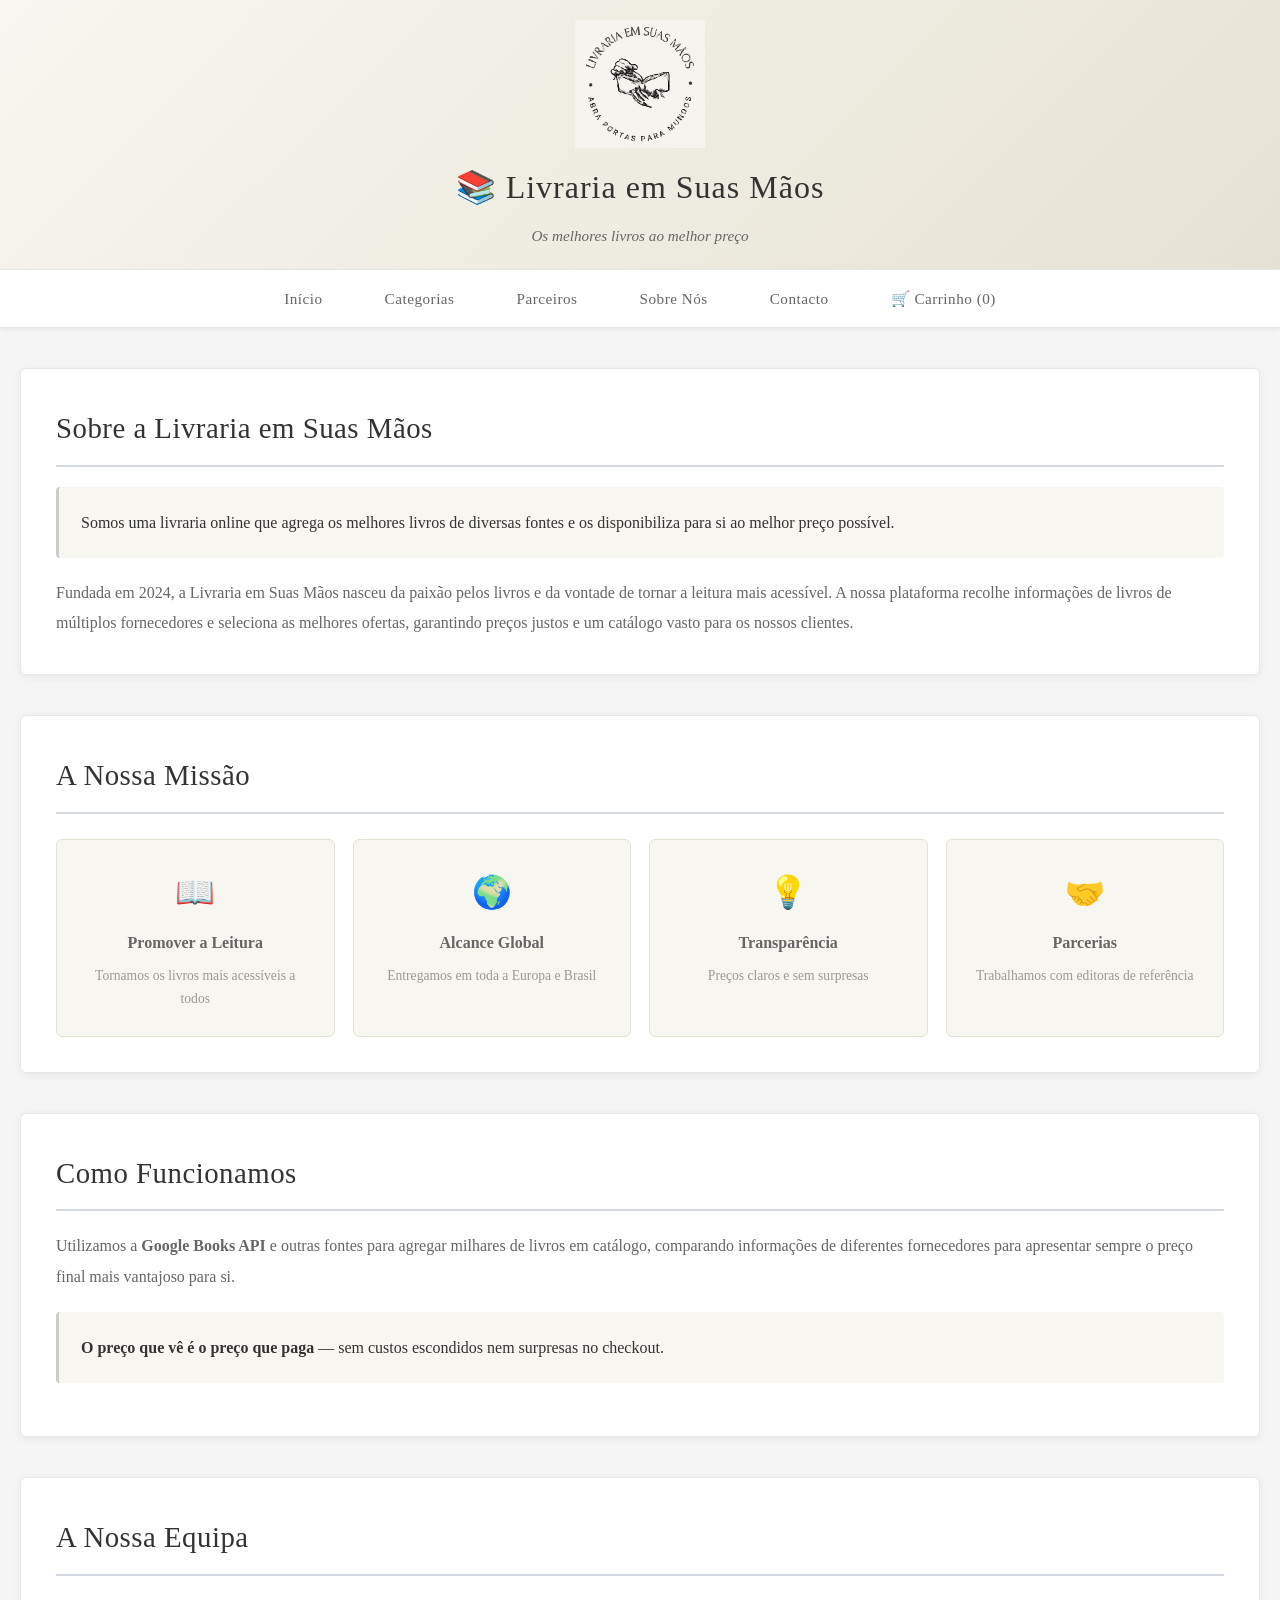
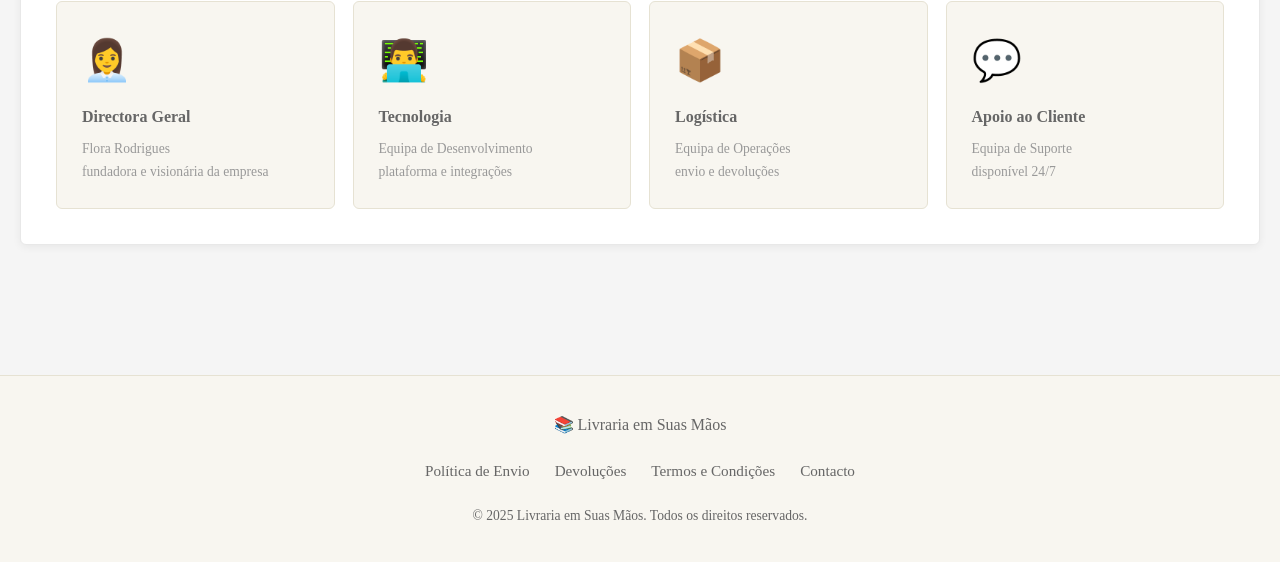
<file: sobre.html>
<!DOCTYPE html>
<html lang="pt">
<head>
  <meta charset="UTF-8">
  <meta name="viewport" content="width=device-width, initial-scale=1.0">
  <title>Sobre Nós - Livraria em Suas Mãos</title>
  <link rel="stylesheet" href="assets/css/styles.css">
</head>
<body>

  <header>
    <div class="logo-container">
      <img src="assets/images/logo-livraria.svg" alt="Logótipo Livraria em Suas Mãos" onerror="this.parentElement.style.display='none'">
    </div>
    <h1>📚 Livraria em Suas Mãos</h1>
    <p>Os melhores livros ao melhor preço</p>
  </header>

  <nav>
    <ul>
      <li><a href="index.html">Início</a></li>
      <li><a href="categorias.html">Categorias</a></li>
      <li><a href="parceiros.html">Parceiros</a></li>
      <li><a href="sobre.html">Sobre Nós</a></li>
      <li><a href="contacto.html">Contacto</a></li>
      <li><a href="carrinho.html">🛒 Carrinho (<span id="cartCount">0</span>)</a></li>
    </ul>
  </nav>

  <main>
    <section>
      <h2>Sobre a Livraria em Suas Mãos</h2>
      <div class="highlight">
        <p>Somos uma livraria online que agrega os melhores livros de diversas fontes e os disponibiliza para si ao melhor preço possível.</p>
      </div>
      <p style="margin-top:20px;color:#666;line-height:1.9;">
        Fundada em 2024, a Livraria em Suas Mãos nasceu da paixão pelos livros e da vontade de tornar a leitura mais acessível.
        A nossa plataforma recolhe informações de livros de múltiplos fornecedores e seleciona as melhores ofertas,
        garantindo preços justos e um catálogo vasto para os nossos clientes.
      </p>
    </section>

    <section>
      <h2>A Nossa Missão</h2>
      <div class="categories-grid">
        <div class="card">
          <div style="font-size:2em;margin-bottom:10px;">📖</div>
          <strong>Promover a Leitura</strong>
          <p style="font-size:0.85em;color:#999;margin-top:8px;">Tornamos os livros mais acessíveis a todos</p>
        </div>
        <div class="card">
          <div style="font-size:2em;margin-bottom:10px;">🌍</div>
          <strong>Alcance Global</strong>
          <p style="font-size:0.85em;color:#999;margin-top:8px;">Entregamos em toda a Europa e Brasil</p>
        </div>
        <div class="card">
          <div style="font-size:2em;margin-bottom:10px;">💡</div>
          <strong>Transparência</strong>
          <p style="font-size:0.85em;color:#999;margin-top:8px;">Preços claros e sem surpresas</p>
        </div>
        <div class="card">
          <div style="font-size:2em;margin-bottom:10px;">🤝</div>
          <strong>Parcerias</strong>
          <p style="font-size:0.85em;color:#999;margin-top:8px;">Trabalhamos com editoras de referência</p>
        </div>
      </div>
    </section>

    <section>
      <h2>Como Funcionamos</h2>
      <p style="color:#666;line-height:1.9;">
        Utilizamos a <strong>Google Books API</strong> e outras fontes para agregar milhares de livros em catálogo,
        comparando informações de diferentes fornecedores para apresentar sempre o preço final mais vantajoso para si.
      </p>
      <div class="highlight" style="margin-top:20px;">
        <p><strong>O preço que vê é o preço que paga</strong> — sem custos escondidos nem surpresas no checkout.</p>
      </div>
    </section>

    <section>
      <h2>A Nossa Equipa</h2>
      <div class="categories-grid">
        <div class="card" style="text-align:left;">
          <div style="font-size:2.5em;margin-bottom:8px;">👩‍💼</div>
          <strong>Directora Geral</strong>
          <p style="font-size:0.85em;color:#999;margin-top:6px;">Flora Rodrigues<br>fundadora e visionária da empresa</p>
        </div>
        <div class="card" style="text-align:left;">
          <div style="font-size:2.5em;margin-bottom:8px;">👨‍💻</div>
          <strong>Tecnologia</strong>
          <p style="font-size:0.85em;color:#999;margin-top:6px;">Equipa de Desenvolvimento<br>plataforma e integrações</p>
        </div>
        <div class="card" style="text-align:left;">
          <div style="font-size:2.5em;margin-bottom:8px;">📦</div>
          <strong>Logística</strong>
          <p style="font-size:0.85em;color:#999;margin-top:6px;">Equipa de Operações<br>envio e devoluções</p>
        </div>
        <div class="card" style="text-align:left;">
          <div style="font-size:2.5em;margin-bottom:8px;">💬</div>
          <strong>Apoio ao Cliente</strong>
          <p style="font-size:0.85em;color:#999;margin-top:6px;">Equipa de Suporte<br>disponível 24/7</p>
        </div>
      </div>
    </section>
  </main>

  <footer>
    <div class="footer-content">
      <p>📚 Livraria em Suas Mãos</p>
      <div class="footer-links">
        <a href="envio.html">Política de Envio</a>
        <a href="devolucoes.html">Devoluções</a>
        <a href="termos.html">Termos e Condições</a>
        <a href="contacto.html">Contacto</a>
      </div>
      <p style="margin-top:15px;font-size:0.85em;">© 2025 Livraria em Suas Mãos. Todos os direitos reservados.</p>
    </div>
  </footer>

  <script src="assets/js/main.js"></script>
  <script>updateCartCount();</script>
</body>
</html>
</file>
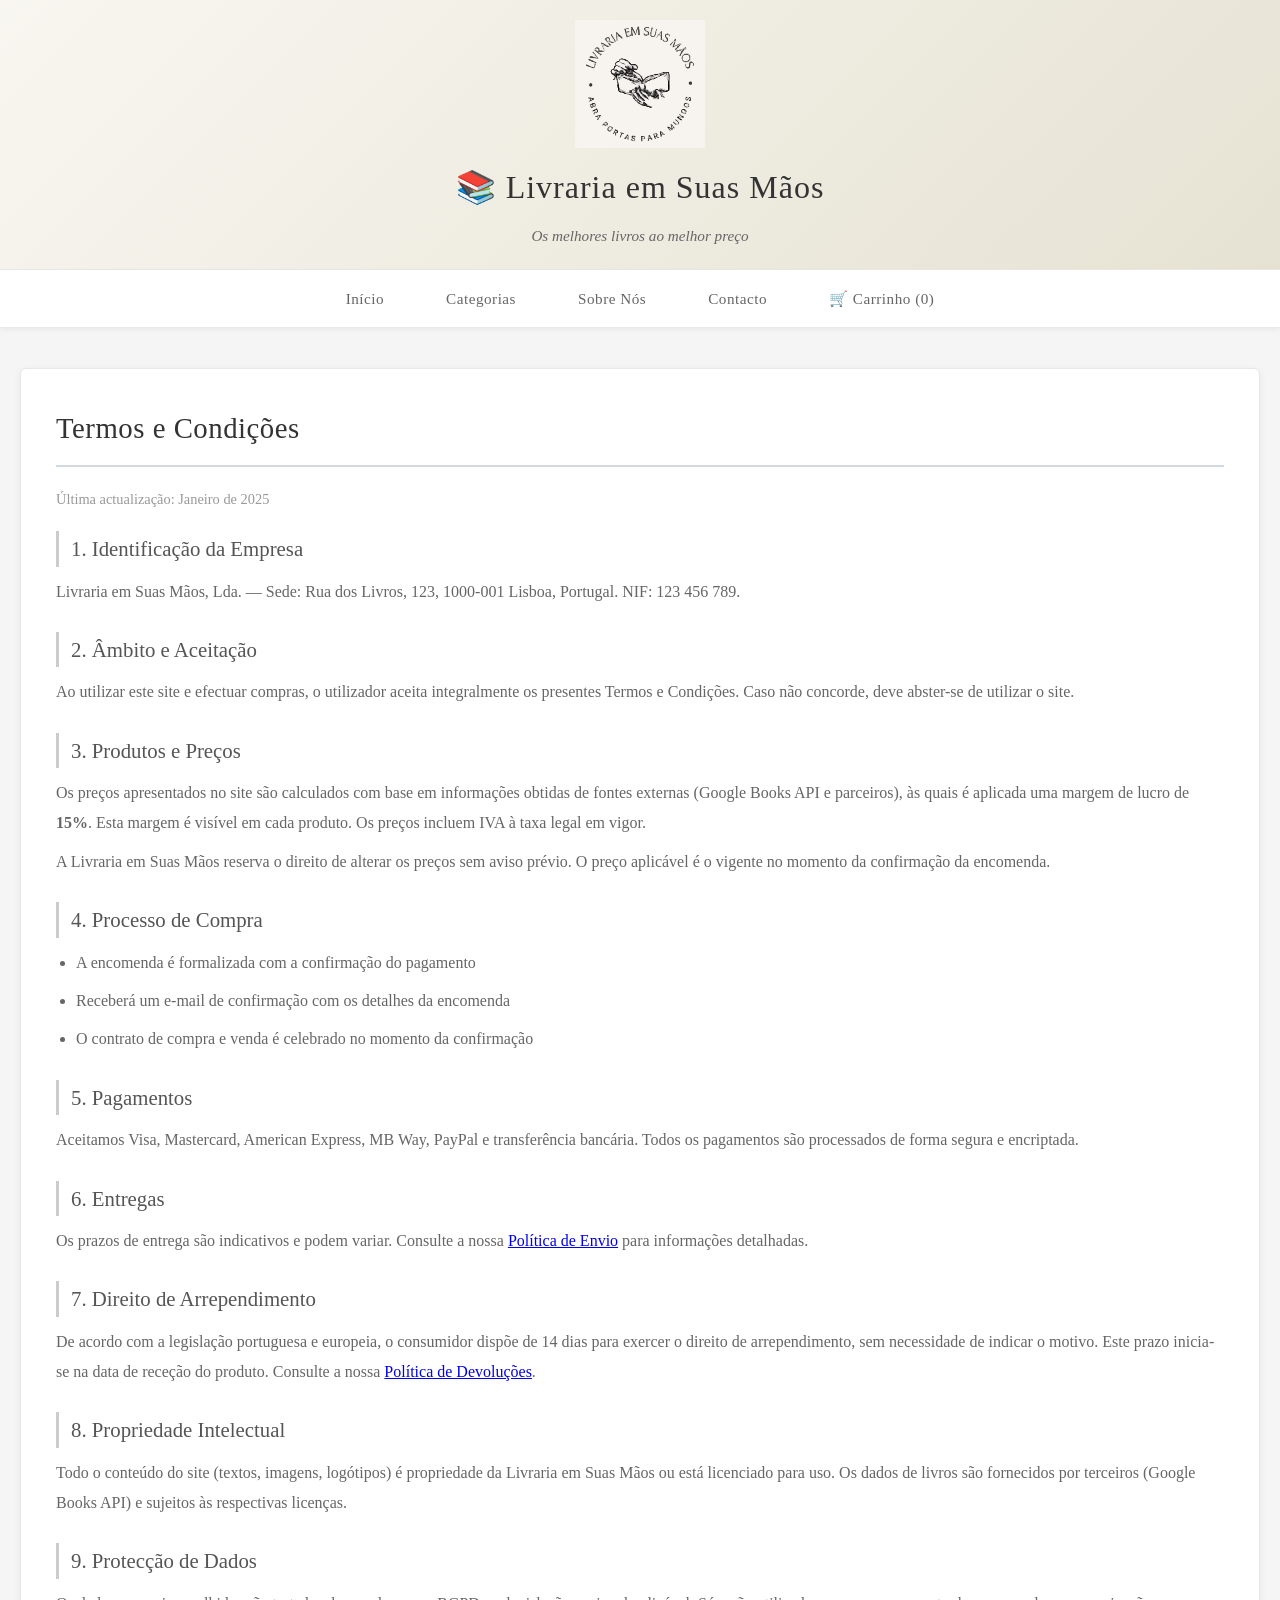
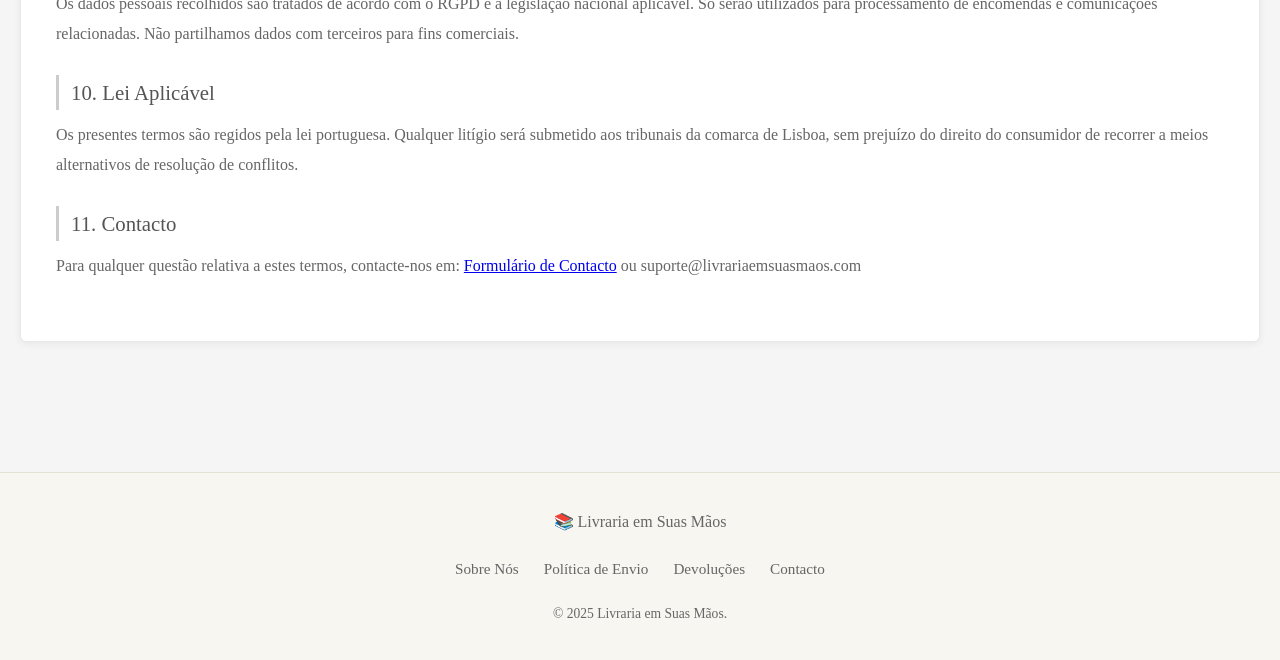
<file: termos.html>
<!DOCTYPE html>
<html lang="pt">
<head>
  <meta charset="UTF-8">
  <meta name="viewport" content="width=device-width, initial-scale=1.0">
  <title>Termos e Condições - Livraria em Suas Mãos</title>
  <link rel="stylesheet" href="assets/css/styles.css">
  <style>
    .terms-section { margin-bottom: 25px; }
    .terms-section h3 { color: #555; margin-bottom: 10px; border-left: 3px solid #CCC; padding-left: 12px; }
    .terms-section p, .terms-section li { color: #666; line-height: 1.9; margin-bottom: 8px; }
    .terms-section ul { padding-left: 20px; }
  </style>
</head>
<body>

  <header>
    <div class="logo-container">
      <img src="assets/images/logo-livraria.svg" alt="Logótipo Livraria em Suas Mãos" onerror="this.parentElement.style.display='none'">
    </div>
    <h1>📚 Livraria em Suas Mãos</h1>
    <p>Os melhores livros ao melhor preço</p>
  </header>

  <nav>
    <ul>
      <li><a href="index.html">Início</a></li>
      <li><a href="categorias.html">Categorias</a></li>
      <li><a href="sobre.html">Sobre Nós</a></li>
      <li><a href="contacto.html">Contacto</a></li>
      <li><a href="carrinho.html">🛒 Carrinho (<span id="cartCount">0</span>)</a></li>
    </ul>
  </nav>

  <main>
    <section>
      <h2>Termos e Condições</h2>
      <p style="color:#999;font-size:0.9em;margin-bottom:20px;">Última actualização: Janeiro de 2025</p>

      <div class="terms-section">
        <h3>1. Identificação da Empresa</h3>
        <p>Livraria em Suas Mãos, Lda. — Sede: Rua dos Livros, 123, 1000-001 Lisboa, Portugal. NIF: 123 456 789.</p>
      </div>

      <div class="terms-section">
        <h3>2. Âmbito e Aceitação</h3>
        <p>Ao utilizar este site e efectuar compras, o utilizador aceita integralmente os presentes Termos e Condições. Caso não concorde, deve abster-se de utilizar o site.</p>
      </div>

      <div class="terms-section">
        <h3>3. Produtos e Preços</h3>
        <p>Os preços apresentados no site são calculados com base em informações obtidas de fontes externas (Google Books API e parceiros), às quais é aplicada uma margem de lucro de <strong>15%</strong>. Esta margem é visível em cada produto. Os preços incluem IVA à taxa legal em vigor.</p>
        <p>A Livraria em Suas Mãos reserva o direito de alterar os preços sem aviso prévio. O preço aplicável é o vigente no momento da confirmação da encomenda.</p>
      </div>

      <div class="terms-section">
        <h3>4. Processo de Compra</h3>
        <ul>
          <li>A encomenda é formalizada com a confirmação do pagamento</li>
          <li>Receberá um e-mail de confirmação com os detalhes da encomenda</li>
          <li>O contrato de compra e venda é celebrado no momento da confirmação</li>
        </ul>
      </div>

      <div class="terms-section">
        <h3>5. Pagamentos</h3>
        <p>Aceitamos Visa, Mastercard, American Express, MB Way, PayPal e transferência bancária. Todos os pagamentos são processados de forma segura e encriptada.</p>
      </div>

      <div class="terms-section">
        <h3>6. Entregas</h3>
        <p>Os prazos de entrega são indicativos e podem variar. Consulte a nossa <a href="envio.html">Política de Envio</a> para informações detalhadas.</p>
      </div>

      <div class="terms-section">
        <h3>7. Direito de Arrependimento</h3>
        <p>De acordo com a legislação portuguesa e europeia, o consumidor dispõe de 14 dias para exercer o direito de arrependimento, sem necessidade de indicar o motivo. Este prazo inicia-se na data de receção do produto. Consulte a nossa <a href="devolucoes.html">Política de Devoluções</a>.</p>
      </div>

      <div class="terms-section">
        <h3>8. Propriedade Intelectual</h3>
        <p>Todo o conteúdo do site (textos, imagens, logótipos) é propriedade da Livraria em Suas Mãos ou está licenciado para uso. Os dados de livros são fornecidos por terceiros (Google Books API) e sujeitos às respectivas licenças.</p>
      </div>

      <div class="terms-section">
        <h3>9. Protecção de Dados</h3>
        <p>Os dados pessoais recolhidos são tratados de acordo com o RGPD e a legislação nacional aplicável. Só serão utilizados para processamento de encomendas e comunicações relacionadas. Não partilhamos dados com terceiros para fins comerciais.</p>
      </div>

      <div class="terms-section">
        <h3>10. Lei Aplicável</h3>
        <p>Os presentes termos são regidos pela lei portuguesa. Qualquer litígio será submetido aos tribunais da comarca de Lisboa, sem prejuízo do direito do consumidor de recorrer a meios alternativos de resolução de conflitos.</p>
      </div>

      <div class="terms-section">
        <h3>11. Contacto</h3>
        <p>Para qualquer questão relativa a estes termos, contacte-nos em: <a href="contacto.html">Formulário de Contacto</a> ou suporte@livrariaemsuasmaos.com</p>
      </div>
    </section>
  </main>

  <footer>
    <div class="footer-content">
      <p>📚 Livraria em Suas Mãos</p>
      <div class="footer-links">
        <a href="sobre.html">Sobre Nós</a>
        <a href="envio.html">Política de Envio</a>
        <a href="devolucoes.html">Devoluções</a>
        <a href="contacto.html">Contacto</a>
      </div>
      <p style="margin-top:15px;font-size:0.85em;">© 2025 Livraria em Suas Mãos.</p>
    </div>
  </footer>

  <script src="assets/js/main.js"></script>
  <script>updateCartCount();</script>
</body>
</html>
</file>
<file: assets/css/styles.css>
/* ========================================
   LIVRARIA EM SUAS MÃOS - ESTILOS GLOBAIS
   ======================================== */

/* Reset */
* {
  margin: 0;
  padding: 0;
  box-sizing: border-box;
}

body {
  font-family: Georgia, 'Times New Roman', serif;
  background: #F5F5F5;
  color: #333333;
  line-height: 1.7;
}

/* Header */
header {
  background: linear-gradient(135deg, #F8F6F0 0%, #E6E2D3 100%);
  padding: 20px;
  text-align: center;
  box-shadow: 0 2px 8px rgba(0, 0, 0, 0.08);
  border-bottom: 1px solid #E8E8E8;
}

.logo-container {
  width: clamp(80px, 20vw, 130px);
  margin: 0 auto 12px;
}

.logo-container img {
  display: block;
  width: 100%;
  height: auto;
  object-fit: contain;
}

header h1 {
  font-size: 2em;
  color: #333333;
  font-weight: 400;
  letter-spacing: 1px;
  margin-bottom: 8px;
}

header p {
  color: #666666;
  font-size: 0.95em;
  font-style: italic;
}

/* Navigation */
nav {
  background: #FFFFFF;
  padding: 15px;
  position: sticky;
  top: 0;
  z-index: 100;
  box-shadow: 0 2px 5px rgba(0, 0, 0, 0.05);
  border-bottom: 1px solid #E8E8E8;
}

nav ul {
  display: flex;
  list-style: none;
  justify-content: center;
  gap: 30px;
  flex-wrap: wrap;
  max-width: 1200px;
  margin: 0 auto;
}

nav ul li a {
  color: #666666;
  text-decoration: none;
  font-weight: 400;
  padding: 8px 16px;
  border-radius: 4px;
  transition: all 0.3s ease;
  font-size: 0.95em;
  letter-spacing: 0.5px;
}

nav ul li a:hover {
  background: #F8F6F0;
  color: #333333;
}

/* Main Content */
main {
  padding: 40px 20px;
  max-width: 1400px;
  margin: auto;
}

section {
  margin-bottom: 40px;
  background: #FFFFFF;
  padding: 35px;
  border-radius: 6px;
  box-shadow: 0 2px 8px rgba(0, 0, 0, 0.06);
  border: 1px solid #E8E8E8;
}

section h2 {
  color: #333333;
  margin-bottom: 20px;
  font-size: 1.8em;
  font-weight: 400;
  border-bottom: 2px solid #D3D9E0;
  padding-bottom: 12px;
  letter-spacing: 0.5px;
}

section h3 {
  color: #666666;
  margin-bottom: 18px;
  font-size: 1.3em;
  font-weight: 400;
}

.highlight {
  background: #F8F6F0;
  padding: 22px;
  border-left: 3px solid #CCCCCC;
  border-radius: 4px;
  margin: 18px 0;
}

/* Admin Panel */
.admin-panel {
  background: #F8F6F0;
  padding: 25px;
  border-radius: 6px;
  border: 1px solid #E6E2D3;
  margin-bottom: 30px;
}

.admin-panel h3 {
  color: #666666;
  margin-bottom: 18px;
}

.config-row {
  display: flex;
  gap: 15px;
  align-items: center;
  margin: 12px 0;
  flex-wrap: wrap;
}

.config-row label {
  font-weight: 500;
  min-width: 180px;
  color: #666666;
}

.config-row input {
  padding: 10px;
  border: 1px solid #CCCCCC;
  border-radius: 4px;
  width: 120px;
  background: #FFFFFF;
  font-family: Georgia, 'Times New Roman', serif;
}

.config-row button {
  padding: 10px 20px;
  background: #666666;
  color: white;
  border: none;
  border-radius: 4px;
  cursor: pointer;
  transition: all 0.3s ease;
  font-family: Georgia, 'Times New Roman', serif;
}

.config-row button:hover {
  background: #333333;
}

/* Search Container */
.search-container {
  background: white;
  padding: 30px;
  border-radius: 6px;
  box-shadow: 0 2px 8px rgba(0, 0, 0, 0.06);
  margin-bottom: 30px;
  border: 1px solid #E8E8E8;
}

.search-box {
  display: flex;
  gap: 12px;
  margin-bottom: 20px;
}

.search-box input {
  flex: 1;
  padding: 14px;
  border: 1px solid #CCCCCC;
  border-radius: 4px;
  font-size: 15px;
  background: #FFFFFF;
  font-family: Georgia, 'Times New Roman', serif;
}

.search-box button {
  padding: 14px 28px;
  background: #666666;
  color: white;
  border: none;
  border-radius: 4px;
  cursor: pointer;
  font-weight: 500;
  transition: all 0.3s ease;
  font-family: Georgia, 'Times New Roman', serif;
}

.search-box button:hover {
  background: #333333;
}

.filter-options {
  display: flex;
  gap: 15px;
  flex-wrap: wrap;
}

.filter-options select {
  padding: 10px;
  border: 1px solid #CCCCCC;
  border-radius: 4px;
  font-size: 14px;
  background: #FFFFFF;
  color: #666666;
  font-family: Georgia, 'Times New Roman', serif;
}

/* Products Grid */
.products-grid {
  display: grid;
  grid-template-columns: repeat(auto-fill, minmax(250px, 1fr));
  gap: 25px;
  margin-top: 30px;
}

.product-card {
  background: white;
  border-radius: 6px;
  overflow: hidden;
  box-shadow: 0 2px 8px rgba(0, 0, 0, 0.06);
  transition: all 0.3s ease;
  display: flex;
  flex-direction: column;
  border: 1px solid #E8E8E8;
}

.product-card:hover {
  transform: translateY(-5px);
  box-shadow: 0 4px 15px rgba(0, 0, 0, 0.1);
}

.product-image {
  width: 100%;
  height: 350px;
  object-fit: cover;
  background: #F5F5F5;
}

.product-info {
  padding: 20px;
  flex: 1;
  display: flex;
  flex-direction: column;
}

.product-title {
  font-size: 1.05em;
  font-weight: 500;
  margin-bottom: 10px;
  color: #333333;
  min-height: 48px;
}

.product-author {
  color: #999999;
  margin-bottom: 12px;
  font-size: 0.9em;
  font-style: italic;
}

.product-price {
  display: flex;
  align-items: center;
  gap: 10px;
  margin-top: auto;
  padding-top: 15px;
  border-top: 1px solid #E8E8E8;
}

.original-price {
  text-decoration: line-through;
  color: #CCCCCC;
  font-size: 0.9em;
}

.final-price {
  font-size: 1.4em;
  font-weight: 600;
  color: #666666;
}

.markup-badge {
  background: #D3D9E0;
  color: #666666;
  padding: 3px 8px;
  border-radius: 3px;
  font-size: 0.75em;
  font-weight: 500;
}

.add-to-cart {
  margin-top: 15px;
  padding: 12px;
  background: #666666;
  color: white;
  border: none;
  border-radius: 4px;
  cursor: pointer;
  font-weight: 500;
  transition: all 0.3s ease;
  font-family: Georgia, 'Times New Roman', serif;
}

.add-to-cart:hover {
  background: #333333;
}

.loading {
  text-align: center;
  padding: 40px;
  font-size: 1.1em;
  color: #999999;
}

/* Categories Grid */
.categories-grid {
  display: grid;
  grid-template-columns: repeat(auto-fit, minmax(200px, 1fr));
  gap: 18px;
  margin-top: 25px;
}

.card {
  background: #F8F6F0;
  padding: 25px;
  border-radius: 6px;
  text-align: center;
  transition: all 0.3s ease;
  border: 1px solid #E6E2D3;
  cursor: pointer;
  color: #666666;
  font-weight: 400;
}

.card:hover {
  background: #E6E2D3;
  color: #333333;
  transform: translateY(-3px);
  box-shadow: 0 4px 12px rgba(0, 0, 0, 0.08);
}

/* Social Links */
.social-links {
  display: flex;
  justify-content: center;
  gap: 20px;
  margin-top: 20px;
}

.social-links a {
  color: #666666;
  text-decoration: none;
  padding: 10px 20px;
  border: 1px solid #CCCCCC;
  border-radius: 4px;
  transition: all 0.3s ease;
  font-size: 0.95em;
}

.social-links a:hover {
  background: #F8F6F0;
  border-color: #666666;
  color: #333333;
}

/* Chat Widget */
.chat-widget {
  position: fixed;
  bottom: 25px;
  right: 25px;
  z-index: 1000;
}

.chat-button {
  background: #666666;
  color: white;
  border: none;
  border-radius: 50%;
  width: 60px;
  height: 60px;
  font-size: 26px;
  cursor: pointer;
  box-shadow: 0 4px 12px rgba(0, 0, 0, 0.15);
  transition: all 0.3s ease;
}

.chat-button:hover {
  background: #333333;
  transform: scale(1.08);
}

.chat-box {
  display: none;
  position: absolute;
  bottom: 75px;
  right: 0;
  width: 340px;
  background: white;
  border-radius: 8px;
  box-shadow: 0 4px 20px rgba(0, 0, 0, 0.15);
  overflow: hidden;
  border: 1px solid #E8E8E8;
}

.chat-box.active {
  display: block;
  animation: slideUp 0.3s ease;
}

@keyframes slideUp {
  from {
    opacity: 0;
    transform: translateY(15px);
  }
  to {
    opacity: 1;
    transform: translateY(0);
  }
}

.chat-header {
  background: #666666;
  color: white;
  padding: 16px;
  font-weight: 500;
  display: flex;
  justify-content: space-between;
  align-items: center;
}

.chat-close {
  background: none;
  border: none;
  color: white;
  font-size: 22px;
  cursor: pointer;
}

.chat-body {
  padding: 20px;
  max-height: 280px;
  overflow-y: auto;
}

.chat-options {
  display: flex;
  flex-direction: column;
  gap: 10px;
}

.chat-option {
  background: #F8F6F0;
  padding: 12px;
  border-radius: 4px;
  cursor: pointer;
  transition: all 0.3s ease;
  border: 1px solid #E6E2D3;
  color: #666666;
}

.chat-option:hover {
  background: #E6E2D3;
  color: #333333;
}

.chat-greeting {
  background: #F8F6F0;
  border-radius: 8px;
  padding: 14px;
  margin-bottom: 16px;
  font-size: 0.9em;
  color: #666;
}

.chat-greeting strong {
  display: block;
  color: #333;
  margin-bottom: 4px;
}

.chat-option .chat-option-desc {
  display: block;
  font-size: 0.78em;
  color: #999;
  margin-top: 3px;
}

.chat-footer-note {
  text-align: center;
  font-size: 0.78em;
  color: #999;
  margin-top: 14px;
  padding-top: 12px;
  border-top: 1px solid #E8E8E8;
}

/* Category Showcase */
.category-showcase {
  margin-top: 28px;
}

.category-showcase h3 {
  color: #666666;
  margin-bottom: 14px;
  font-size: 1.15em;
  font-weight: 500;
  display: flex;
  align-items: center;
  justify-content: space-between;
}

.category-showcase h3 a {
  font-size: 0.7em;
  color: #999;
  text-decoration: none;
  font-weight: 400;
}

.category-showcase h3 a:hover {
  color: #666;
  text-decoration: underline;
}

.category-row {
  display: flex;
  gap: 16px;
  overflow-x: auto;
  padding-bottom: 12px;
  scroll-behavior: smooth;
}

.category-row::-webkit-scrollbar {
  height: 6px;
}

.category-row::-webkit-scrollbar-thumb {
  background: #E0E0E0;
  border-radius: 3px;
}

.mini-card {
  min-width: 145px;
  max-width: 145px;
  background: white;
  border-radius: 6px;
  overflow: hidden;
  border: 1px solid #E8E8E8;
  flex-shrink: 0;
  text-decoration: none;
  color: inherit;
  transition: all 0.25s ease;
  display: block;
}

.mini-card:hover {
  transform: translateY(-4px);
  box-shadow: 0 4px 14px rgba(0, 0, 0, 0.1);
}

.mini-card img {
  width: 100%;
  height: 195px;
  object-fit: cover;
  background: #F5F5F5;
  display: block;
}

.mini-card .mini-info {
  padding: 10px;
}

.mini-card .mini-title {
  font-size: 0.82em;
  font-weight: 500;
  color: #333;
  min-height: 33px;
  overflow: hidden;
  display: -webkit-box;
  -webkit-line-clamp: 2;
  -webkit-box-orient: vertical;
}

.mini-card .mini-price {
  font-size: 1em;
  font-weight: 600;
  color: #666666;
  margin-top: 6px;
}

/* Trust / Why buy section */
.trust-stats {
  display: grid;
  grid-template-columns: repeat(auto-fit, minmax(150px, 1fr));
  gap: 18px;
  margin: 22px 0;
  text-align: center;
}

.trust-stat strong {
  display: block;
  font-size: 1.8em;
  color: #666;
  font-weight: 600;
}

.trust-stat span {
  font-size: 0.85em;
  color: #999;
}

.benefit-card {
  display: flex;
  gap: 14px;
  align-items: flex-start;
  background: #F8F6F0;
  padding: 18px;
  border-radius: 6px;
  border: 1px solid #E6E2D3;
}

.benefit-icon {
  font-size: 1.8em;
  line-height: 1;
}

.benefit-card strong {
  display: block;
  color: #333;
  margin-bottom: 4px;
}

.benefit-card p {
  font-size: 0.85em;
  color: #999;
  margin: 0;
}

/* Testimonials */
.testimonials-grid {
  display: grid;
  grid-template-columns: repeat(auto-fit, minmax(280px, 1fr));
  gap: 20px;
}

.testimonial-card {
  background: white;
  border: 1px solid #E8E8E8;
  border-radius: 6px;
  padding: 20px;
}

.testimonial-header {
  display: flex;
  align-items: center;
  gap: 12px;
  margin-bottom: 8px;
}

.testimonial-avatar {
  width: 42px;
  height: 42px;
  min-width: 42px;
  border-radius: 50%;
  background: #E6E2D3;
  color: #666666;
  display: flex;
  align-items: center;
  justify-content: center;
  font-weight: 600;
  font-size: 1em;
}

.testimonial-name {
  font-weight: 500;
  color: #333333;
  font-size: 0.95em;
}

.testimonial-meta {
  font-size: 0.78em;
  color: #999999;
}

.testimonial-stars {
  color: #C9A227;
  letter-spacing: 2px;
  margin: 4px 0 8px;
  font-size: 0.95em;
}

.testimonial-text {
  color: #666666;
  font-size: 0.88em;
  line-height: 1.7;
}

.verified-badge {
  display: inline-block;
  background: #e8f5e9;
  color: #2e7d32;
  font-size: 0.72em;
  padding: 3px 9px;
  border-radius: 3px;
  margin-top: 12px;
}

/* Footer */
footer {
  background: #F8F6F0;
  color: #666666;
  text-align: center;
  padding: 35px 20px;
  margin-top: 50px;
  border-top: 1px solid #E6E2D3;
}

.footer-content {
  max-width: 1200px;
  margin: auto;
}

.footer-links {
  display: flex;
  justify-content: center;
  gap: 25px;
  margin: 20px 0;
  flex-wrap: wrap;
}

.footer-links a {
  color: #666666;
  text-decoration: none;
  transition: color 0.3s ease;
  font-size: 0.95em;
}

.footer-links a:hover {
  color: #333333;
}

/* Responsive */
@media (max-width: 768px) {
  header {
    padding: 16px;
  }

  .logo-container {
    width: clamp(64px, 24vw, 100px);
    margin-bottom: 10px;
  }

  header h1 {
    font-size: 1.6em;
  }

  .products-grid {
    grid-template-columns: 1fr;
  }

  .search-box {
    flex-direction: column;
  }

  nav ul {
    gap: 15px;
  }

  section {
    padding: 25px;
  }

  .config-row {
    flex-direction: column;
    align-items: flex-start;
  }

  .config-row input {
    width: 100%;
  }
}

@media (max-width: 480px) {
  header {
    padding: 12px;
  }

  .logo-container {
    width: clamp(56px, 28vw, 80px);
    margin-bottom: 8px;
  }

  header h1 {
    font-size: 1.3em;
  }

  header p {
    font-size: 0.85em;
  }
}
</file>
